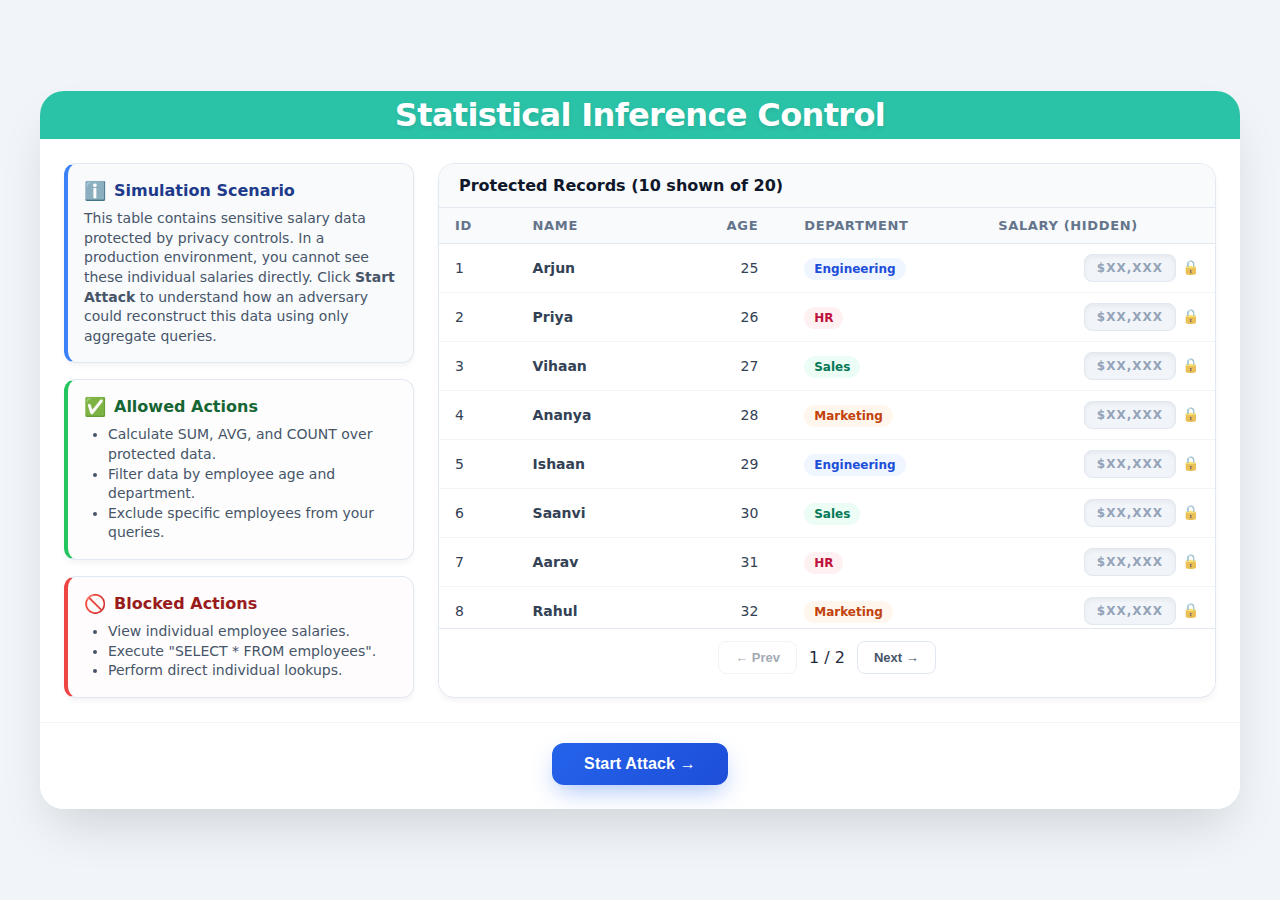
<file: simulation/index.html>
<!doctype html>
<html>
  <head>
    <meta charset="utf-8" />
    <meta name="viewport" content="width=device-width, initial-scale=1.0" />
    <title>Statistical Inference Simulation</title>
    <script type="module" crossorigin src="js/index-BdYRhQJZ.js"></script>
    <link rel="stylesheet" crossorigin href="css/index-Co0JHBwc.css">
  </head>
  <body>
    <div id="root"></div>
  <script src="../assets/js/iframeResize.js"></script>
        
        </body>
</html>
</file>
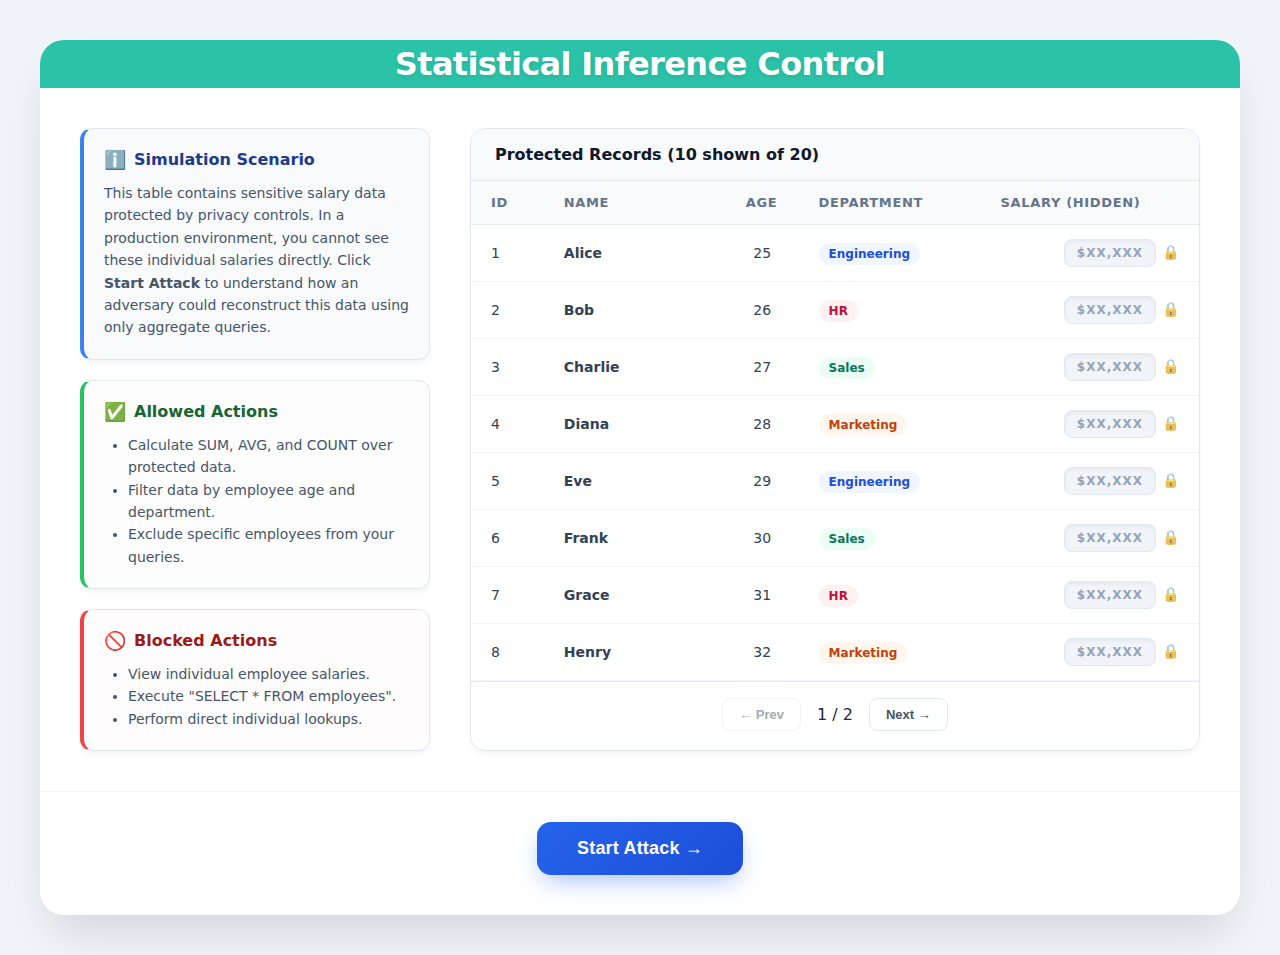
<file: experiment/simulation/index.html>
<!doctype html>
<html>
  <head>
    <meta charset="utf-8" />
    <meta name="viewport" content="width=device-width, initial-scale=1.0" />
    <title>Statistical Inference Simulation</title>
    <script type="module" crossorigin src="js/index-DLhm34l3.js"></script>
    <link rel="stylesheet" crossorigin href="css/index-ZPjokPT6.css">
  </head>
  <body>
    <div id="root"></div>
  </body>
</html>
</file>
<file: simulation/css/index-Co0JHBwc.css>
.page-wrapper{min-height:100vh;background:#f1f5f9;display:flex;align-items:center;justify-content:center;padding:20px;font-family:Inter,system-ui,-apple-system,sans-serif}.main-card{width:100%;max-width:1200px;background:#fff;border-radius:24px;box-shadow:0 25px 50px -12px #00000026;overflow:hidden;display:flex;flex-direction:column}.card-header{background:linear-gradient(135deg,#1e3a8a,#3b82f6);color:#fff;padding:20px 40px;text-align:center;position:relative;overflow:hidden}.card-header:after{content:"";position:absolute;top:0;left:0;right:0;bottom:0;background:#fff;opacity:.05;background-image:radial-gradient(#ffffff 1px,transparent 1px);background-size:20px 20px;pointer-events:none}.main-title{font-size:32px;font-weight:800;margin:0;letter-spacing:-.02em;text-shadow:0 2px 4px rgba(0,0,0,.1)}.content-grid{display:grid;grid-template-columns:350px 1fr;gap:24px;padding:24px;background:#fff}.info-section{display:flex;flex-direction:column;gap:16px}.info-box{background:#fff;border-radius:12px;padding:16px;border:1px solid #e2e8f0;box-shadow:0 4px 6px -1px #0000000d;transition:transform .2s ease}.info-box:hover{transform:translateY(-2px);box-shadow:0 10px 15px -3px #0000000d}.info-box h3,.info-box h4{margin:0 0 8px;font-weight:700;display:flex;align-items:center;gap:8px;font-size:16px}.info-box .icon{font-size:18px}.info-box.scenario{background:#f8fafc;border-left:4px solid #3b82f6}.info-box.scenario h3{color:#1e3a8a}.info-box.allow{background:#fcfdfc;border-left:4px solid #22c55e}.info-box.allow h4{color:#166534}.info-box.block{background:#fefcfc;border-left:4px solid #ef4444}.info-box.block h4{color:#991b1b}.info-box ul{margin:0;padding-left:24px;line-height:1.4;font-size:14px;color:#475569}.info-box p{margin:0;line-height:1.4;font-size:14px;color:#475569}.table-section{display:flex;flex-direction:column;height:100%}.table-card{background:#fff;border-radius:16px;border:1px solid #e2e8f0;overflow:hidden;box-shadow:0 4px 6px -1px #0000000d;display:flex;flex-direction:column;height:100%;padding-bottom:2px}.table-title{background:#f8fafc;color:#0f172a;padding:12px 20px;font-weight:700;font-size:16px;border-bottom:1px solid #e2e8f0;display:flex;align-items:center;justify-content:space-between}.table-wrapper{flex:1;overflow-y:auto;overflow-x:auto;max-height:420px}.data-table{width:100%;border-collapse:separate;border-spacing:0;font-size:14px}.data-table th{background:#f8fafc;padding:10px 16px;text-align:left;color:#64748b;font-weight:600;font-size:13px;text-transform:uppercase;letter-spacing:.05em;border-bottom:1px solid #e2e8f0;position:sticky;top:0;z-index:10}.data-table td{padding:10px 16px;border-bottom:1px solid #f1f5f9;color:#334155;vertical-align:middle}.data-table tr:hover td{background-color:#f8fafc}.name-cell{font-weight:600;color:#1e293b}.center{text-align:center}.salary-cell{text-align:right}.hidden-field{display:inline-flex;align-items:center;justify-content:center;background:#f1f5f9;color:#94a3b8;padding:6px 12px;border-radius:8px;font-size:12px;font-weight:700;letter-spacing:1px;border:1px solid #e2e8f0;box-shadow:inset 0 2px 4px #0000000d}.tag{padding:4px 10px;border-radius:999px;font-size:12px;font-weight:600;white-space:nowrap}.tag.engineering{background:#eff6ff;color:#1d4ed8}.tag.hr{background:#fff1f2;color:#be123c}.tag.sales{background:#ecfdf5;color:#047857}.tag.marketing{background:#fff7ed;color:#c2410c}.pagination{display:flex;justify-content:center;align-items:center;gap:12px;padding:12px;background:#fff;border-top:1px solid #e2e8f0}.pagination button{padding:8px 16px;border:1px solid #e2e8f0;background:#fff;border-radius:8px;cursor:pointer;font-weight:600;color:#475569;font-size:13px;transition:all .2s}.pagination button:hover:not(:disabled){background:#f8fafc;color:#1e293b;border-color:#cbd5e1}.pagination button:disabled{opacity:.5;cursor:not-allowed}.cta-section{padding:20px 24px 24px;background:#fff;display:flex;justify-content:center;border-top:1px solid #f1f5f9}.start-btn{background:linear-gradient(135deg,#2563eb,#1d4ed8);color:#fff;font-size:16px;font-weight:700;padding:12px 32px;border:none;border-radius:12px;cursor:pointer;box-shadow:0 10px 25px -5px #2563eb66;transition:all .3s cubic-bezier(.4,0,.2,1);letter-spacing:.01em}.start-btn:hover{transform:translateY(-3px);box-shadow:0 20px 30px -10px #2563eb80;filter:brightness(1.1)}.start-btn:active{transform:translateY(-1px)}@media (max-width: 1024px){.content-grid{grid-template-columns:1fr;gap:32px}}@media (max-width: 640px){.page-wrapper{padding:16px}.card-header{padding:24px}.main-title{font-size:24px}.content-grid{padding:24px}}@media (max-width: 640px){.page-wrapper{padding:10px!important}.main-card{border-radius:12px!important}.card-header{padding:15px 20px!important}.main-title{font-size:20px!important}.content-grid{padding:12px!important;gap:15px!important}.info-box{padding:12px!important}.table-wrapper{overflow-x:auto!important;max-height:350px!important}.data-table{min-width:500px!important}.start-btn{width:100%!important;padding:12px!important}.pagination{flex-wrap:wrap!important;gap:8px!important}.pagination button{flex:1!important;padding:6px!important}}@media (max-width: 480px){.main-title{font-size:18px!important}.tag{padding:2px 6px!important;font-size:10px!important}}@media (max-height: 600px) and (orientation: landscape){.page-wrapper{align-items:flex-start!important;padding:20px!important;height:auto!important;overflow-y:auto!important}.main-card{margin-top:10px!important;margin-bottom:20px!important;max-height:none!important}.table-wrapper{max-height:50vh!important}}.attacker-container{background:#ebeff7;height:100vh;padding:0 35px;overflow-y:auto;box-sizing:border-box}.attacker-header{background:#fff;padding:14px;border-radius:18px;border:1px solid #e3e8ef;box-shadow:0 5px 15px #0000000d;display:flex;justify-content:space-between;flex-wrap:wrap;gap:20px;margin-bottom:25px}.attacker-title{font-size:28px;font-weight:800;color:#1d1d1d;margin:0}.attacker-subtitle{color:#6b7280;margin:4px 0 0;font-size:15px}.attacker-stats{display:flex;gap:30px;align-items:center}.attacker-stats>div{text-align:center}.stat-number{font-size:28px;font-weight:700;color:#20c0a4}.stat-label{font-size:13px;color:#6b7280;text-transform:uppercase;letter-spacing:.5px}.attacker-grid{display:grid;grid-template-columns:1.1fr 1.3fr;gap:10px}@media (max-width: 900px){.attacker-grid{grid-template-columns:1fr}}.card{margin-top:5px;background:#fff;border-radius:16px;border:1px solid #e3e8ef;box-shadow:0 4px 12px #0000000d;overflow:hidden}.card-header{background:#20c0a4;color:#fff;padding:5px 16px;font-weight:700;font-size:18px;border-radius:16px 16px 0 0}.query-header{background:#0b2447}.card-instruction{padding:6px 10px;font-size:12px;font-family:Inter,sans-serif;font-style:italic;line-height:1.55;color:#2f3b4c;background:#fafbfc;border:1px solid #e2e8f0;border-radius:10px;margin-bottom:0;font-weight:400;letter-spacing:.15px;box-shadow:0 1px 5px #0000000d;transition:background .2s ease,box-shadow .2s ease}.card-instruction:hover{background:#f1f5f9;box-shadow:0 3px 12px #00000014}.card-instruction strong{font-style:normal;color:#0b2447;font-weight:600}.highlight-query{color:#2c7a7b;font-style:normal;font-weight:600}.card-body{padding:8px 12px}.attack-table{width:100%;border-collapse:collapse;table-layout:fixed;background:#fff}.attack-table thead th{text-align:left;padding:10px 12px;background:#f1f5f9;font-weight:600;font-size:14px;border-bottom:2px solid #e2e8f0;white-space:nowrap}.attack-table tbody td{padding:10px 12px;font-size:14px;border-bottom:1px solid #e5e7eb;vertical-align:middle}.dept-tag{display:inline-block;background:#e0f2fe;color:#0369a1;padding:3px 8px;border-radius:6px;font-size:12px;white-space:nowrap}.hidden-value{display:inline-block;background:#e2e8f0;color:#64748b;padding:4px 10px;border-radius:6px;font-size:13px;filter:blur(1px);width:90px;text-align:center}.stolen-value{font-weight:600;color:#dc2626;display:inline-block;width:90px;text-align:center}.row-highlighted{background:#ccdff8d3!important}.row-stolen{background:#fee2e2!important}.row-just-leaked{background:#fffbeb!important;animation:flash-leak .9s ease-in-out}@keyframes flash-leak{0%{background:#fff7d6}to{background:#fff}}.row-differencing-context{border-left:4px solid #1d4ed8}.progress-card{margin-top:20px;padding:20px;background:#fff;border-radius:16px;border:1px solid #e3e8ef;box-shadow:0 4px 12px #0000000d}.progress-bar{height:10px;background:#e2e8f0;border-radius:20px;margin-top:12px;overflow:hidden}.progress-bar>div{background:linear-gradient(to right,#ef4444,#f97316,#facc15);height:100%;border-radius:20px;transition:width .5s ease}.age-row{display:flex;gap:20px;width:100%;margin-bottom:8px}.age-item{flex:1;display:flex;flex-direction:column}.age-item .input-label{margin-bottom:6px;font-size:14px;color:#475569;font-weight:500}.input,select.input{width:100%;padding:8px 14px;background:#f1f5f9;border:1px solid #d8dee9;border-radius:10px;font-size:15px;outline:none;box-sizing:border-box;transition:all .2s}.input:focus,select.input:focus{border-color:#20c0a4;background:#fff;box-shadow:0 0 0 3px #20c0a426}.input::placeholder{color:#94a3b8}.input-label{font-size:14px;color:#475569;margin-bottom:0;display:block;font-weight:500}.attack-box{margin-top:8px;padding:12px;background:#fff3f3;border:1px solid #f8d0d0;border-radius:12px}.attack-label{color:#b91c1c;font-size:14px;margin-bottom:8px;font-weight:600}.center{text-align:center;margin-top:5px}.btn-primary{background:#20c0a4;color:#fff;padding:8px 38px;border-radius:12px;border:none;cursor:pointer;font-size:14px;font-weight:600;box-shadow:0 4px 15px #20c0a44d;transition:all .2s}.btn-primary:hover{background:#17a48b;transform:translateY(-1px)}.btn{background:#e2e8f0;color:#475569;border:none;padding:10px 20px;border-radius:10px;margin:6px;cursor:pointer;font-size:14px;transition:all .2s}.btn:hover{background:#d5dce8}.tutorial-card{background:linear-gradient(145deg,#fffffff2,#fff9),radial-gradient(circle at top left,rgba(99,102,241,.15),transparent 40%),radial-gradient(circle at bottom right,rgba(236,72,153,.15),transparent 40%);backdrop-filter:blur(20px);-webkit-backdrop-filter:blur(20px);border:1px solid rgba(255,255,255,.8);border-radius:16px;padding:8px 20px;margin-bottom:16px;position:relative;z-index:1;box-shadow:0 10px 30px -10px #4f46e51a,0 4px 6px -2px #0000000d,inset 0 0 0 1px #fff9;color:#334155;font-family:-apple-system,BlinkMacSystemFont,Segoe UI,Roboto,sans-serif}.reset-tutorial-btn{position:absolute;top:15px;right:15px;padding:8px 16px;font-size:14px;font-weight:600;border-radius:8px;background-color:#f1f5f9;color:#475569;border:1px solid #d8dee9;cursor:pointer;transition:all .2s}.reset-tutorial-btn:hover{background-color:#e2e8f0;box-shadow:0 2px 8px #0000001a}.tutorial-title{font-size:22px;font-weight:800;background:linear-gradient(90deg,#1e293b,#475569);-webkit-background-clip:text;background-clip:text;-webkit-text-fill-color:transparent;margin:0 0 4px;letter-spacing:-.5px;line-height:1.1}.tutorial-text>p{font-size:14px;margin:0 0 16px;color:#475569;line-height:1.6}.tutorial-hint{background:linear-gradient(to right,#fffbeb,#fff7ed);border:1px solid #fde68a;border-left:4px solid #f59e0b;border-radius:8px;padding:12px 16px;margin-top:10px;font-size:13px;font-weight:500;color:#92400e;display:flex;gap:10px;align-items:flex-start;box-shadow:0 2px 4px #f59e0b0d}.tutorial-hint:before{content:"💡";font-size:14px;filter:drop-shadow(0 2px 2px rgba(245,158,11,.2))}.differencing-steps{display:grid;grid-template-columns:repeat(auto-fit,minmax(250px,1fr));gap:16px;margin-top:12px}.tutorial-card-step{background:#fff;border:1px solid #e2e8f0;border-top:4px solid #6366f1;border-radius:12px;padding:12px 18px;display:flex;flex-direction:column;gap:8px;transition:all .3s cubic-bezier(.4,0,.2,1);position:relative;overflow:hidden}.differencing-steps .tutorial-card-step:nth-child(2){border-top-color:#ec4899}.differencing-steps .tutorial-card-step:nth-child(3){border-top-color:#06b6d4}.tutorial-card-step:hover{transform:translateY(-5px);box-shadow:0 12px 24px -8px #6366f126;border-color:#c7d2fe}.tutorial-card-step ul{padding-left:20px;margin:0;font-size:13px;color:#64748b;line-height:1.5}.tutorial-card-step li{margin-bottom:4px}.tutorial-card-step.completed h4:before{content:none!important;display:none!important}.tutorial-card-step.completed h4:after{content:"✓";background:linear-gradient(135deg,#4ade80,#16a34a);color:#fff;width:24px;height:24px;border-radius:50%;font-size:12px;font-weight:800;display:flex;align-items:center;justify-content:center;box-shadow:0 4px 6px #16a34a4d;margin-left:10px;flex-shrink:0}.tutorial-card-step.completed{border-top-color:#22c55e!important;background:linear-gradient(to bottom,#f0fdf4,#fff);border-right:1px solid #bbf7d0;border-bottom:1px solid #bbf7d0;border-left:1px solid #bbf7d0;opacity:1!important}.tutorial-card-step.active{animation:card-pulse 2s infinite ease-in-out;border-width:1.5px}@keyframes card-pulse{0%{box-shadow:0 4px 6px -1px #0000001a;transform:scale(1)}50%{box-shadow:0 10px 15px -3px #6366f133;transform:scale(1.02)}to{box-shadow:0 4px 6px -1px #0000001a;transform:scale(1)}}.tutorial-card-step.locked{opacity:.5;filter:grayscale(.8);pointer-events:none;background:#f8fafc}.tutorial-card-step h4{font-size:14px;font-weight:700;margin:0 0 4px;color:#1e293b;display:flex;justify-content:space-between;align-items:center;width:100%}.step-label-badge{font-size:10px;padding:2px 6px;border-radius:4px;color:#fff;text-transform:uppercase}.step-label-badge.active-bg{background:#6366f1;animation:badge-pulse 1.5s infinite}.step-label-badge.active-bg-pink{background:#ec4899;animation:badge-pulse-pink 1.5s infinite}@keyframes badge-pulse{0%{opacity:.8}50%{opacity:1}to{opacity:.8}}@keyframes badge-pulse-pink{0%{opacity:.8}50%{opacity:1}to{opacity:.8}}.tutorial-card[data-warning=true]{background:linear-gradient(145deg,#fff1f2f2,#fffc);border-color:#fda4af;box-shadow:0 10px 25px -5px #e11d4826,inset 0 0 0 1px #ffffff80}.tutorial-card[data-warning=true] .tutorial-title{background:linear-gradient(135deg,#e11d48,#f97316);-webkit-background-clip:text;background-clip:text}.result-card{margin-top:20px;padding:14px;border-radius:14px;font-size:15px}.result-card.success{background:#ecfdf5;border:1px solid #bbf7d0;color:#166534}.result-card.error{background:#fee2e2;border:1px solid #fca5a5;color:#b91c1c}.footer-btns{margin-top:20px;text-align:center;display:flex;justify-content:center;gap:16px;flex-wrap:wrap}@media (max-width: 600px){.attacker-stats{gap:20px}.age-row{flex-direction:column;gap:0}.age-item{margin-bottom:16px}}.leakage-card{margin:10px auto;border:2px solid #dc2626;border-radius:12px;overflow:hidden;background:#fff;box-shadow:0 6px 14px #dc26262e;width:100%;max-width:1800px}.leakage-header{background:#dc2626;color:#fff;padding:4px 10px;text-align:center;font-size:18px;font-weight:700}.leakage-body{padding:6px 12px}.leakage-text{font-size:14px;color:#7f1d1d;margin-bottom:10px}.leakage-calculation{background:#fffbeb;padding:12px;border-radius:8px;font-size:14px;margin-bottom:10px}.leakage-math{margin:10px 0;text-align:center;font-size:22px;color:#dc2626;font-weight:700}.leaked-amount{font-size:20px;color:#b91c1c;font-weight:600;margin:5px 0;padding:8px;border-radius:6px;animation:reveal-leak 1s ease-out}.victim-info{color:#991b1b;font-size:14px;margin-bottom:12px}.leakage-warning-small{padding:12px;background:#fef2f2;border-left:5px solid #dc2626;border-radius:6px;font-size:13px;color:#7f1d1d}@keyframes reveal-leak{0%{background-color:#dc2626;color:transparent;transform:scale(.9)}50%{background-color:#dc2626;color:transparent;transform:scale(1.05)}80%{background-color:transparent;color:#b91c1c;transform:scale(1)}to{background-color:transparent;color:#b91c1c}}.attack-table-scroll-container{max-height:500px;overflow-y:auto}.pagination-controls{padding:16px;text-align:center;border-top:1px solid #e5e7eb}.pagination-controls button{background:#e2e8f0;color:#475569;border:none;padding:10px 20px;border-radius:10px;margin:6px;cursor:pointer;font-size:14px;transition:all .2s}.pagination-controls button:disabled{background:#f1f5f9;color:#94a3b8;cursor:not-allowed}.pagination-controls button:hover:not(:disabled){background:#d5dce8}.sql-preview{background:#0f172a;color:#e2e8f0;padding:14px 18px;border-radius:10px;font-family:Geist Mono,Fira Code,monospace;font-size:14px;white-space:pre-wrap;overflow-x:auto;line-height:1.6;border:1px solid #1e293b;box-shadow:inset 0 0 8px #00000040}.sql-preview .keyword{color:#93c5fd;font-weight:700}.sql-preview .value{color:#facc15}.differencing-steps{display:flex;flex-direction:row;gap:1rem;margin-top:1rem;justify-content:center}.tutorial-card-step{flex:1;background-color:#f8fafc;border:1px solid #e2e8f0;border-radius:.5rem;padding:.5rem;transition:all .3s ease}.tutorial-card-step h4{font-weight:600;margin-bottom:.1rem}.tutorial-card-step.completed{background-color:#f0fdf4;border-color:#bbf7d0}.tutorial-card-step.completed h4{color:#166534;position:relative}.tutorial-card-step.completed h4:before{content:"✓";color:#22c55e;margin-right:.5rem;font-weight:700}@media (max-width: 768px){.differencing-steps{flex-direction:column}}.tutorial-type-selector{display:flex;margin-bottom:1rem;border-bottom:1px solid #f2e6b8;width:100%}.tutorial-type-btn{background:transparent;border:none;padding:.75rem 1rem;cursor:pointer;font-size:1rem;font-weight:600;color:#b45309;border-bottom:3px solid transparent;transition:all .2s ease;flex:1;text-align:center}.tutorial-type-btn:hover{color:#d97706}.tutorial-type-btn.active{color:#d97706;border-bottom-color:#d97706}.tutorial-card-step ul{margin-top:.1rem;margin-bottom:.1rem;padding-left:1.25rem}.tutorial-card-step li{font-size:.9rem;margin-bottom:.1rem}.tutorial-card-step li:last-child{margin-bottom:0}.differencing-results-cards{display:flex;flex-wrap:wrap;gap:1rem}.differencing-sum-card{flex:1;min-width:280px}@keyframes shake{0%,to{transform:translate(0)}10%,30%,50%,70%,90%{transform:translate(-6px)}20%,40%,60%,80%{transform:translate(6px)}}.shake-animation{animation:shake .5s ease-in-out}@keyframes enhanced-highlight{0%{background-color:#3b82f699}20%{background-color:#3b82f64d}to{background-color:transparent}}.row-highlighted{animation:enhanced-highlight 1.2s ease-out}@keyframes flash-stolen{0%{background-color:inherit}50%{background-color:#fca5a5}to{background-color:#ffeaea}}.row-just-leaked{animation:flash-stolen 1.5s ease-out}.row-differencing-context{background-color:#e0f2fe}.attack-table tbody tr{transition:background-color .4s ease,border-left .4s ease}.row-highlighted{animation:highlightGroup .7s ease forwards}@keyframes highlightGroup{0%{background-color:#fff}to{background-color:#fff8cc}}.row-differencing-context{border-left:4px solid #1d4ed8!important;animation:differencingStep .8s ease forwards}@keyframes differencingStep{0%{background-color:#dbe9ff;border-left-width:0px}to{background-color:#fff3b8;border-left-width:4px}}.row-just-leaked{animation:leakedFlashPulse 1.3s ease}@keyframes leakedFlashPulse{0%{background-color:#fff4bf;transform:scale(1)}40%{background-color:#ffe27a;transform:scale(1.02)}80%{background-color:#fff3bf;transform:scale(1)}to{background-color:#fff8cc}}.stolen-value{opacity:0;transform:scale(.85);animation:salaryReveal .5s ease forwards}@keyframes salaryReveal{0%{opacity:0;transform:scale(.85)}60%{opacity:1;transform:scale(1.08)}to{opacity:1;transform:scale(1)}}.hidden-value{display:inline-block;background:#e2e8f0;color:#64748b;padding:4px 10px;border-radius:6px;font-size:13px;filter:blur(4px);width:90px;text-align:center}.row-stolen{background-color:#ffe5e5!important;animation:stolenRowPopIn .6s ease}@keyframes stolenRowPopIn{0%{background:#ffe5e5;transform:scale(.98)}to{background:#ffe5e5;transform:scale(1)}}.attack-table{width:100%;table-layout:fixed;border-collapse:collapse}.diff-label{font-size:14px;color:#334155;margin-bottom:4px}.highlight-sum{color:#1d4ed8;font-weight:700;font-size:15px;margin:4px 0 8px}.leakage-warning{color:#b91c1c;background:#ef44441a;padding:6px 10px;border-left:4px solid #dc2626;border-radius:4px;margin-top:6px;font-size:13px}.highlight-label{color:#1e3a8a;font-weight:600;font-size:14px;margin-bottom:6px;letter-spacing:.2px;opacity:.9;transition:opacity .25s ease}.highlight-label:hover{opacity:1}.highlight-sum{color:#010e33;font-weight:800;font-size:15px;margin:2px 0 6px;text-shadow:0 1px 2px rgba(1,14,51,.3);position:relative;display:inline-block}.highlight-sum:after{content:"";position:absolute;left:0;bottom:-2px;width:100%;height:2px;background:linear-gradient(90deg,#1e40af,#3b82f6);border-radius:4px;box-shadow:0 0 4px #3b82f659;transform:scaleX(0);transform-origin:left;transition:transform .3s ease-out}.highlight-sum:hover:after{transform:scaleX(1)}.highlight-sum.glow{animation:pulseGlow 1.4s infinite ease-in-out}@keyframes pulseGlow{0%{text-shadow:0 0 3px rgba(59,130,246,.35)}50%{text-shadow:0 0 8px rgba(59,130,246,.65)}to{text-shadow:0 0 3px rgba(59,130,246,.35)}}.differencing-explainer{display:flex;flex-direction:column;gap:8px;font-size:14px;color:#1e293b;width:100%}.explain-block-container{display:flex;flex-wrap:wrap;gap:10px;justify-content:center}.explain-block{background:#f0f7ff;border-left:3px solid #3b82f6;padding:6px 10px;border-radius:6px;flex:1 1 250px;display:flex;flex-direction:column;gap:4px}.explain-title{font-weight:700;color:#1e40af;margin:0 0 4px;font-size:14px;line-height:1.3}.explain-text{color:#334155;margin:0 0 4px;font-size:13px;line-height:1.4}.explain-meta{font-size:12px;color:#475569;font-weight:500;margin-left:4px}.highlight-sum{font-size:15px;font-weight:800;margin:2px 0 6px;color:#010e33;line-height:1.3;display:inline-block}.calculation-box{background:#e0f2fe;border:1px solid #60a5fa;padding:6px 10px;border-radius:6px;font-size:14px;line-height:1.4;color:#0c4a6e;animation:calcPulse .9s ease-out}@keyframes calcPulse{0%{transform:scale(.97);opacity:0}to{transform:scale(1);opacity:1}}.leaked-amount{font-size:20px;font-weight:800;color:#dc2626;text-align:center;margin-top:2px;line-height:1}.leakage-warning{background:#fff7ed;border-left:3px solid #ea580c;padding:6px 10px;border-radius:6px;color:#9a3412;font-size:13px;line-height:1.45}.btn{background:#20c0a4;color:#fff;font-size:18px;font-weight:700;padding:14px 36px;border:none;border-radius:12px;cursor:pointer;box-shadow:0 8px 20px #20c0a44d;transition:.2s}.btn-back{background:#fff;color:#000;font-size:18px;font-weight:700;padding:14px 36px;border:none;border-radius:12px;cursor:pointer;box-shadow:0 8px 20px #20c0a44d;transition:.2s}.btn:hover{background:#1d4ed8;box-shadow:0 4px 10px #1d4ed859;transform:translateY(-2px)}.btn:active{transform:scale(.98);box-shadow:0 1px 3px #0003}.btn:disabled{background:#94a3b8;cursor:not-allowed;box-shadow:none;transform:none}.defense-on-indicator{all:unset!important;display:inline-flex!important;align-items:center!important;gap:6px!important;background:#fff!important;border:2px solid #22c55e!important;color:#0f172a!important;-webkit-text-fill-color:#18631e!important;text-transform:uppercase!important;letter-spacing:.35px!important;font-size:13px!important;font-weight:700!important;padding:4px 10px!important;border-radius:12px!important;margin-left:8px!important;line-height:1!important}.defense-on-indicator:before{content:""!important;width:8px!important;height:8px!important;background:#16a34a!important;border-radius:50%!important;display:inline-block!important;flex-shrink:0!important}.how-defenses-help{background:#f8fafc;border:1px solid #e2e8f0;padding:16px 20px;border-radius:12px;margin-top:16px;animation:fadeIn .4s ease}.def-help-title{font-size:16px;font-weight:700;color:#0f172a;margin-bottom:12px}.def-help-list{list-style:none;padding:0;margin:0}.def-help-item{display:flex;align-items:flex-start;gap:8px;padding:10px 12px;border-radius:10px;font-size:14px;color:#334155;margin-bottom:8px;line-height:1.45;animation:slideIn .3s ease-out}.def-help-icon{font-size:16px;margin-top:1px}.def-help-item.blue{background:#eff6ff;border-left:4px solid #3b82f6}.def-help-item.purple{background:#f3e8ff;border-left:4px solid #8b5cf6}.def-help-item.orange{background:#fff7ed;border-left:4px solid #f97316}.def-help-item.none{background:#fef2f2;border-left:4px solid #dc2626}@keyframes fadeIn{0%{opacity:0;transform:translateY(4px)}to{opacity:1;transform:translateY(0)}}@keyframes slideIn{0%{opacity:0;transform:translate(-6px)}to{opacity:1;transform:translate(0)}}.attack-card{border-radius:14px;overflow:hidden;background:#fff;box-shadow:0 8px 24px #00000026;border-left:6px solid #ef4444;margin-top:20px;margin-bottom:20px}.attack-header{background:#1e293b;color:#fff;font-weight:700;padding:14px 18px;font-size:1.1rem;display:flex;align-items:center;gap:10px}.attack-body{padding:20px}.attack-main{font-size:1rem;color:#334155;margin-bottom:18px;line-height:1.6}.attack-main strong{color:#ef4444;font-weight:700}.attack-protection{background:#ecfdf5;border-left:5px solid #22c55e;padding:14px 16px;border-radius:8px;color:#065f46;font-size:.95rem}.attack-protection strong{display:block;margin-bottom:6px;color:#15803d;font-weight:700;text-transform:uppercase;font-size:.8rem;letter-spacing:.5px}@keyframes pulse-glow{0%{box-shadow:0 0 #20c0a4b3;transform:scale(1)}50%{box-shadow:0 0 0 15px #20c0a400;transform:scale(1.03)}to{box-shadow:0 0 #20c0a400;transform:scale(1)}}@keyframes pulse-glow-pink{0%{box-shadow:0 0 #ec4899b3;transform:scale(1)}50%{box-shadow:0 0 0 15px #ec489900;transform:scale(1.03)}to{box-shadow:0 0 #ec489900;transform:scale(1)}}.highlight-pulse-step1{animation:pulse-glow 2s infinite!important;border:2px solid #20C0A4!important;position:relative!important}.highlight-pulse-step2{animation:pulse-glow-pink 2s infinite!important;border:2px solid #ec4899!important;position:relative!important}.step-indicator-badge{position:absolute;top:-12px;left:50%;transform:translate(-50%);background:#20c0a4;color:#fff;padding:2px 8px;border-radius:20px;font-size:10px;font-weight:800;letter-spacing:.5px;z-index:10;box-shadow:0 2px 5px #0003;white-space:nowrap}.step2-badge{background:#ec4899}@media (max-width: 1024px){.attacker-grid{grid-template-columns:1fr!important;gap:20px!important}}@media (max-width: 768px){.attacker-container{padding-left:10px!important;padding-right:10px!important;padding-top:10px!important;height:auto!important;min-height:100vh!important}.attacker-header{flex-direction:column!important;align-items:center!important;text-align:center!important;gap:15px!important;padding:10px!important}.attacker-stats{gap:10px!important;width:100%!important;justify-content:center!important;flex-wrap:wrap!important}.attacker-title{font-size:18px!important}.stat-number{font-size:20px!important}.card-header{font-size:15px!important;padding:8px 12px!important}.attack-table-scroll-container,.attack-table-scroll-wrapper{overflow-x:auto!important;-webkit-overflow-scrolling:touch!important;margin-top:10px!important;border:1px solid #e2e8f0!important;border-radius:8px!important}.attack-table{min-width:600px!important}.tutorial-card{padding:10px!important}.tutorial-title{font-size:16px!important}.differencing-steps{grid-template-columns:1fr!important;gap:10px!important}.tutorial-card-step{padding:10px!important}.btn-primary,.btn,.reset-tutorial-btn{width:100%!important;margin:5px 0!important;position:relative!important;top:auto!important;right:auto!important;padding:12px!important}.footer-btns,.age-row{flex-direction:column!important;gap:8px!important}.age-item{margin-bottom:0!important}.input{font-size:14px!important;padding:10px!important}}@media (max-height: 550px) and (orientation: landscape){.attacker-container{height:auto!important;min-height:100vh!important;padding-bottom:40px!important}.attacker-grid{grid-template-columns:1fr!important;gap:20px!important}.differencing-steps{grid-template-columns:repeat(auto-fit,minmax(280px,1fr))!important;gap:12px!important}.attacker-header{margin-bottom:15px!important}}.progress-bar-container{width:100%;padding:14px 12px 18px;position:relative;background:#fff;border-radius:12px;box-shadow:0 6px 18px #0000000f;box-sizing:border-box}.progress-bar-container:before{content:"";position:absolute;top:28px;left:16px;right:16px;height:3px;background:#e5e7eb;border-radius:3px;z-index:1}.progress-bar{position:absolute;top:28px;left:16px;height:3px;background:#22c55e;border-radius:3px;transition:width .4s ease-in-out;z-index:2;max-width:calc(100% - 32px)}.milestones{display:flex;justify-content:space-between;position:relative;z-index:3}.milestone{display:flex;flex-direction:column;align-items:center;cursor:pointer;min-width:90px;transition:transform .2s ease}.milestone:hover{transform:translateY(-1px)}.milestone-dot{width:22px;height:22px;border-radius:50%;background:#f1f5f9;border:2px solid #cbd5f5;display:flex;align-items:center;justify-content:center;transition:all .25s ease}.milestone-label{margin-top:6px;font-size:12px;font-weight:600;color:#475569;text-align:center;line-height:1.25}.milestone.active .milestone-dot{background:#2563eb;border-color:#2563eb;box-shadow:0 0 0 4px #2563eb40}.milestone.active .milestone-label{color:#0f172a}.milestone.completed .milestone-dot{background:#22c55e;border-color:#22c55e}.milestone.completed .milestone-dot:after{content:"✓";color:#fff;font-size:12px;font-weight:700}.milestone.completed .milestone-label{color:#166534}.milestone.tested .milestone-dot{background:#22c55e;border-color:#22c55e}.milestone.tested .milestone-dot:after{content:"✓";color:#fff;font-size:12px;font-weight:700}.milestone.tested .milestone-label{color:#166534}.milestone:hover .milestone-dot{border-color:#2563eb}.milestone:focus-visible .milestone-dot{outline:2px solid #2563eb;outline-offset:3px}@media (max-width: 768px){.milestones{flex-direction:column;gap:12px}.progress-bar-container:before,.progress-bar{display:none}.milestone{flex-direction:row;gap:10px;min-width:unset}.milestone-label{margin-top:0;text-align:left}}body{margin:0;font-family:Inter,sans-serif;-webkit-font-smoothing:antialiased;-moz-osx-font-smoothing:grayscale;background:linear-gradient(135deg,#f0f4f9,#e2e8f0);color:#1e293b;min-height:100vh}*,*:before,*:after{box-sizing:border-box}.def-instruction{background:#eef6ff;border:1px solid #bfdbfe;border-left:4px solid #3b82f6;padding:1px 12px;border-radius:10px;font-size:12px;font-weight:500;line-height:1.55;color:#1e293b;display:flex;align-items:flex-start;gap:10px;max-width:100%}.def-instruction:before{font-size:18px;margin-top:1px}.def-instruction{line-height:1.6;display:block}.def-instruction .hl{font-weight:600;color:#0b2447;display:inline;margin:0 2px}.def-page{background-color:#fff;padding:20px;min-height:100vh;max-width:1850px;margin:0 auto;overflow-y:auto;box-sizing:border-box}.def-main-content{display:flex;flex-direction:column;align-items:center;gap:22px;width:100%;margin:0 auto;justify-content:center}.reset-tutorial-btn{position:absolute;top:15px;right:15px;padding:8px 16px;font-size:14px;font-weight:600;border-radius:8px;background-color:#f8371e;color:#fff;border:1px solid #d8dee9;cursor:pointer;transition:all .2s}.reset-tutorial-btn:hover{background-color:#da5701;box-shadow:0 2px 8px #0000001a}.def-banner{background:#ffffffd1;backdrop-filter:blur(12px);-webkit-backdrop-filter:blur(12px);border:1px solid rgba(226,232,240,.7);border-radius:10px;padding:2px 26px;box-shadow:0 4px 6px #0000001a,0 1px 3px #00000014;position:relative;overflow:hidden;margin:0 auto 10px;display:flex;flex-direction:column}.def-banner-content{display:flex;justify-content:space-between;align-items:flex-start;padding:2px 0;width:100%}.def-banner:before{content:"";position:absolute;top:0;left:0;right:0;height:4px;background:linear-gradient(90deg,#8b5cf6,#3b82f6);border-radius:10px 10px 0 0}.def-banner h2{font-size:28px;font-weight:800;background:linear-gradient(90deg,#1e293b,#475569);-webkit-background-clip:text;background-clip:text;-webkit-text-fill-color:transparent;margin:0 0 12px;letter-spacing:-.5px}.def-banner p{font-size:14px;line-height:1.7;color:#475569;margin-bottom:20px}.defense-btn-back,.defense-btn{font-size:18px!important;font-weight:700!important;padding:14px 36px!important;border:none!important;border-radius:12px!important;cursor:pointer!important;transition:.2s!important}.defense-btn-back{background:#20c0a4!important;color:#fff!important;font-size:18px!important;font-weight:700!important;margin-left:10%;margin-top:10px;padding:14px 36px!important;border:none!important;border-radius:12px!important;cursor:pointer!important;box-shadow:0 8px 20px #20c0a44d!important;transition:.2s!important}.defense-btn:hover,.defense-btn-back:hover{transform:translateY(-2px)}.info-tooltip{position:absolute;top:100%;right:0;left:auto;transform:translateY(8px);background-color:#fff;border:1px solid #e2e8f0;border-radius:8px;padding:16px;box-shadow:0 10px 15px -3px #0000001a,0 4px 6px -2px #0000000d;width:250px;z-index:10;visibility:hidden;opacity:0;transition:all .2s ease}.info-btn:hover .info-tooltip{visibility:visible;opacity:1;transform:translateY(4px)}.info-tooltip h4{margin:0 0 8px;font-size:16px;font-weight:600;color:#1e293b}.info-tooltip p{margin:0;font-size:14px;line-height:1.5;color:#475569}@media (max-width: 768px){.def-page{padding:10px!important}.def-banner{padding:10px 15px!important}.def-banner-content{flex-direction:column!important;align-items:center!important;text-align:center!important;gap:15px!important}.def-banner h2{font-size:22px!important}.def-banner p{font-size:13px!important;margin-bottom:10px!important}.reset-tutorial-btn{position:relative!important;top:auto!important;right:auto!important;width:100%!important;margin-top:10px!important}.defense-btn-back,.defense-btn{width:100%!important;margin-left:0!important;padding:12px!important;font-size:16px!important}.def-main-content{gap:15px!important}}.query-builder-card{border:1px solid #ccc;padding:15px;border-radius:8px;margin-top:20px;background-color:#f9f9f9}.query-builder-card h4{margin-top:0;margin-bottom:15px;color:#333}.diff-query-builder-form{display:flex;flex-direction:column;gap:10px}.diff-form-group{display:flex;flex-direction:column}.diff-form-group label{margin-bottom:5px;font-weight:700;color:#555}.diff-form-group input[type=number],.diff-form-group select{padding:8px;border:1px solid #ddd;border-radius:4px;font-size:1rem}.diff-query-buttons{margin-top:15px}.diff-run-query-btn{background-color:#007bff;color:#fff;padding:10px 15px;border:none;border-radius:5px;cursor:pointer;font-size:1rem}.diff-run-query-btn:hover{background-color:#0056b3}.sql-query-display{background-color:#282c34;color:#61dafb;font-family:Fira Code,Courier New,Courier,monospace;border-radius:5px;padding:10px;margin-top:10px;border:1px solid #444;overflow-x:auto;white-space:pre-wrap;word-break:break-all}.sql-query-display pre{margin:0;font-size:.95rem}.sql-query-display code{color:#fff}.toggle-switch{position:relative;display:flex;width:50px;height:25px;cursor:pointer;align-items:center;justify-content:space-between}.toggle-switch input{opacity:0;width:0;height:0}.switch{position:absolute;top:0;left:0;right:0;bottom:0;background-color:#ccc;-webkit-transition:.4s;transition:.4s;border-radius:25px}.switch:before{position:absolute;content:"";height:19px;width:19px;left:3px;bottom:3px;background-color:#fff;-webkit-transition:.4s;transition:.4s;border-radius:50%}input:checked+.switch{background-color:#2196f3}input:focus+.switch{box-shadow:0 0 1px #2196f3}input:checked+.switch:before{-webkit-transform:translateX(25px);-ms-transform:translateX(25px);transform:translate(25px)}.toggle-label{margin-left:50px;display:inline-flex;align-items:center;white-space:nowrap;font-size:14px;font-weight:500;line-height:1.4;color:#1f2937}.switch-text{position:absolute;top:50%;transform:translateY(-50%);font-size:10px;font-weight:600;pointer-events:none;z-index:1}.switch-text.on{left:8px;color:#fff}.switch-text.off{right:8px;color:#6b7280}.toggle-switch input:checked+.switch .switch-text.off{opacity:0}.toggle-switch input:not(:checked)+.switch .switch-text.on{opacity:0}.noise-purple-card{--accent: #8b5cf6;--accent-glow: rgba(139, 92, 246, .15)}.noise-def-card{background:#fff;border-radius:12px;padding:24px;border:1px solid #e2e8f0;box-shadow:0 4px 6px -1px #0000001a,0 2px 4px -1px #0000000f;transition:all .3s ease-in-out;position:relative;overflow:hidden;min-height:300px;display:flex;flex-direction:column;gap:16px;width:80%}.noise-def-card:hover{transform:translateY(-5px);box-shadow:0 10px 15px -3px #0000001a,0 4px 6px -2px #0000000d}.noise-def-card.noise-disabled-card{opacity:.5;cursor:not-allowed;pointer-events:none}.noise-def-card-header{display:flex;justify-content:space-between;align-items:center;margin-bottom:4px}.noise-info-btn{background-color:#fff;color:var(--accent);cursor:pointer;border-radius:50%;display:flex;align-items:center;justify-content:center;width:28px;height:28px;font-size:18px;font-weight:700;font-family:Times New Roman,serif;font-style:italic;border:2px solid var(--accent);transition:all .2s cubic-bezier(.4,0,.2,1);position:relative;box-shadow:0 2px 4px #0000000d;padding-bottom:2px}.noise-info-tooltip{position:absolute;top:100%;right:0;left:auto;transform:translateY(8px);background-color:#fff;border:1px solid #e2e8f0;border-radius:8px;padding:16px;box-shadow:0 10px 15px -3px #0000001a,0 4px 6px -2px #0000000d;width:250px;z-index:10;visibility:hidden;opacity:0;transition:all .2s ease}.noise-info-btn:hover .noise-info-tooltip{visibility:visible;opacity:1;transform:translateY(4px)}.noise-info-tooltip h4{margin:0 0 8px;font-size:16px;font-weight:600;color:#1e293b}.noise-info-tooltip p{margin:0;font-size:14px;line-height:1.5;color:#475569}.noise-info-btn:hover{background-color:var(--accent);color:#fff;transform:translateY(-2px);box-shadow:0 4px 6px -1px var(--accent-glow),0 2px 4px -1px var(--accent-glow)}.noise-info-btn:active{transform:translateY(0)}.noise-def-card:before{content:"";position:absolute;top:0;left:0;width:4px;height:100%;background:var(--accent);transition:width .3s ease}.noise-def-card h3{font-size:18px;font-weight:600;margin:0;color:#1e293b}.noise-def-subtitle{font-size:14px;color:#64748b;font-weight:400;margin-bottom:16px}.noise-def-switch{position:relative;width:52px;height:28px}.noise-def-switch input{opacity:0;width:0;height:0}.noise-slider{position:absolute;cursor:pointer;top:0;right:0;bottom:0;left:0;background-color:#cbd5e1;border-radius:14px;transition:.3s}.noise-slider:before{content:"";position:absolute;width:20px;height:20px;left:4px;top:4px;background:#fff;border-radius:50%;transition:.3s;box-shadow:0 1px 3px #0003}.noise-def-switch input:checked+.noise-slider{background:var(--accent)}.noise-def-switch input:checked+.noise-slider:before{transform:translate(24px)}.noise-def-section-top{display:flex;align-items:center;gap:12px;margin-bottom:16px;font-weight:500;font-size:14px}.noise-slider-wrap{margin-top:auto}.noise-slider-wrap input[type=range]{-webkit-appearance:none;-moz-appearance:none;appearance:none;width:100%;height:6px;background:#e2e8f0;border-radius:3px;outline:none;margin:12px 0}.noise-slider-wrap input[type=range]::-webkit-slider-thumb{-webkit-appearance:none;-moz-appearance:none;appearance:none;width:20px;height:20px;border-radius:50%;background:var(--accent);cursor:pointer;box-shadow:0 2px 4px #0003;transition:.2s}.noise-slider-wrap input[type=range]:active::-webkit-slider-thumb{transform:scale(1.1);box-shadow:0 0 0 8px var(--accent-glow)}.noise-range-labels{display:flex;justify-content:space-between;font-size:12px;color:#64748b;margin-top:4px}.noise-purpose-box{background-color:#f8fafc;border:1px solid #f1f5f9;border-radius:8px;padding:14px;font-size:13px;line-height:1.5;color:#475569;margin-top:auto}.noise-query-builder-form{display:grid;grid-template-columns:repeat(auto-fit,minmax(150px,1fr));gap:16px;margin-bottom:16px}.noise-form-group label{display:block;font-size:13px;font-weight:500;color:#475569;margin-bottom:6px}.noise-form-group select,.noise-form-group input{width:100%;padding:10px 14px;background:#f8fafc;border:1px solid #e2e8f0;border-radius:8px;font-size:14px;transition:all .2s ease}.noise-form-group select:focus,.noise-form-group input:focus{outline:none;border-color:#3b82f6;box-shadow:0 0 0 3px #3b82f626}.noise-query-buttons{margin-top:8px;display:flex;gap:12px;justify-content:center}.noise-query-buttons--spread{justify-content:space-between}.noise-run-query-btn{background:#3b82f6;color:#fff;padding:10px 16px;border-radius:8px;border:none;cursor:pointer;font-size:14px;font-weight:500;transition:all .2s;flex-grow:1}.noise-run-query-btn:hover{background:#2563eb;box-shadow:0 4px 10px #3b82f633}.noise-query-result-card{background:#fff;border-radius:12px;border:1px solid #e2e8f0;box-shadow:0 4px 6px -1px #0000001a,0 2px 4px -1px #0000000f;overflow:hidden;margin-top:10px}.noise-query-result{padding:20px}.noise-query-result h4{font-size:16px;font-weight:600;color:#1e293b;margin:0 0 12px}.noise-query-result p{margin:0 0 12px;font-size:14px;line-height:1.5}.noise-query-result p:last-child{margin-bottom:0}.noise-query-result.noise-success{background-color:#f0fdf4;border-left:4px solid #22c55e;color:#1e293b}.noise-query-result.noise-error{background-color:#fef2f2;border-left:4px solid #ef4444;color:#1e293b}.noise-error-text{font-weight:500;color:#991b1b}.noise-next-btn{background:#3b82f6;color:#fff;padding:10px 16px;border-radius:8px;border:none;cursor:pointer;font-size:14px;font-weight:500;transition:all .2s;margin-top:16px}.noise-next-btn:hover{background:#2563eb;box-shadow:0 4px 10px #3b82f633}.def-action-btn{flex:1;padding:10px 16px;border-radius:8px;border:none;cursor:pointer;font-size:14px;font-weight:500;transition:all .2s;text-align:center}.def-action-btn.try-again{background:#1e40af;color:#fff}.def-action-btn.try-again:hover{background:#1c3b8a;box-shadow:0 4px 10px #1e408a33}.def-action-btn.next-defense{background:#28a745;color:#fff}.def-action-btn.next-defense:hover{background:#218838;box-shadow:0 4px 10px #28a74533}.kanon-orange-card{--accent: #f97316;--accent-glow: rgba(249, 115, 22, .15)}.kanon-def-card{background:#fff;border-radius:12px;padding:24px;border:1px solid #e2e8f0;box-shadow:0 4px 6px -1px #0000001a,0 2px 4px -1px #0000000f;transition:all .3s ease-in-out;position:relative;overflow:hidden;min-height:300px;display:flex;flex-direction:column;gap:16px;width:80%}.kanon-def-card:hover{transform:translateY(-5px);box-shadow:0 10px 15px -3px #0000001a,0 4px 6px -2px #0000000d}.kanon-def-card.kanon-disabled-card{opacity:.5;cursor:not-allowed;pointer-events:none}.kanon-def-card-header{display:flex;justify-content:space-between;align-items:center;margin-bottom:4px}.kanon-info-btn{background-color:#fff;color:var(--accent);cursor:pointer;border-radius:50%;display:flex;align-items:center;justify-content:center;width:28px;height:28px;font-size:18px;font-weight:700;font-family:Times New Roman,serif;font-style:italic;border:2px solid var(--accent);transition:all .2s cubic-bezier(.4,0,.2,1);position:relative;box-shadow:0 2px 4px #0000000d;padding-bottom:2px}.kanon-info-tooltip{position:absolute;top:100%;right:0;left:auto;transform:translateY(8px);background-color:#fff;border:1px solid #e2e8f0;border-radius:8px;padding:16px;box-shadow:0 10px 15px -3px #0000001a,0 4px 6px -2px #0000000d;width:250px;z-index:10;visibility:hidden;opacity:0;transition:all .2s ease}.kanon-info-btn:hover .kanon-info-tooltip{visibility:visible;opacity:1;transform:translateY(4px)}.kanon-info-tooltip h4{margin:0 0 8px;font-size:16px;font-weight:600;color:#1e293b}.kanon-info-tooltip p{margin:0;font-size:14px;line-height:1.5;color:#475569}.kanon-info-btn:hover{background-color:var(--accent);color:#fff;transform:translateY(-2px);box-shadow:0 4px 6px -1px var(--accent-glow),0 2px 4px -1px var(--accent-glow)}.kanon-info-btn:active{transform:translateY(0)}.kanon-def-card:before{content:"";position:absolute;top:0;left:0;width:4px;height:100%;background:var(--accent);transition:width .3s ease}.kanon-def-card h3{font-size:18px;font-weight:600;margin:0;color:#1e293b}.kanon-def-subtitle{font-size:14px;color:#64748b;font-weight:400;margin-bottom:16px}.kanon-def-switch{position:relative;width:52px;height:28px}.kanon-def-switch input{opacity:0;width:0;height:0}.kanon-slider{position:absolute;cursor:pointer;top:0;right:0;bottom:0;left:0;background-color:#cbd5e1;border-radius:14px;transition:.3s}.kanon-slider:before{content:"";position:absolute;width:20px;height:20px;left:4px;top:4px;background:#fff;border-radius:50%;transition:.3s;box-shadow:0 1px 3px #0003}.kanon-def-switch input:checked+.kanon-slider{background:var(--accent)}.kanon-def-switch input:checked+.kanon-slider:before{transform:translate(24px)}.kanon-def-section-top{display:flex;align-items:center;gap:12px;margin-bottom:16px;font-weight:500;font-size:14px}.kanon-input-block{margin-top:auto}.kanon-input-block input{width:100%;padding:10px 14px;border-radius:8px;border:1px solid #cbd5e1;font-size:14px;transition:all .2s ease}.kanon-input-block input:focus{border-color:var(--accent);box-shadow:0 0 0 3px var(--accent-glow)}.kanon-purpose-box{background-color:#f8fafc;border:1px solid #f1f5f9;border-radius:8px;padding:14px;font-size:13px;line-height:1.5;color:#475569;margin-top:auto}.kanon-query-builder-form{display:grid;grid-template-columns:repeat(auto-fit,minmax(150px,1fr));gap:16px;margin-bottom:16px}.kanon-form-group label{display:block;font-size:13px;font-weight:500;color:#475569;margin-bottom:6px}.kanon-form-group select,.kanon-form-group input{width:100%;padding:10px 14px;background:#f8fafc;border:1px solid #e2e8f0;border-radius:8px;font-size:14px;transition:all .2s ease}.kanon-form-group select:focus,.kanon-form-group input:focus{outline:none;border-color:#3b82f6;box-shadow:0 0 0 3px #3b82f626}.kanon-query-buttons{margin-top:8px;display:flex;gap:12px;justify-content:center}.kanon-query-buttons--spread{justify-content:space-between}.kanon-run-query-btn{background:#3b82f6;color:#fff;padding:10px 16px;border-radius:8px;border:none;cursor:pointer;font-size:14px;font-weight:500;transition:all .2s;flex-grow:1}.kanon-run-query-btn:hover{background:#2563eb;box-shadow:0 4px 10px #3b82f633}.kanon-query-result-card{background:#fff;border-radius:12px;border:1px solid #e2e8f0;box-shadow:0 4px 6px -1px #0000001a,0 2px 4px -1px #0000000f;overflow:hidden;margin-top:20px}.kanon-query-result{padding:20px}.kanon-query-result h4{font-size:16px;font-weight:600;color:#1e293b;margin:0 0 12px}.kanon-query-result p{margin:0 0 12px;font-size:14px;line-height:1.5}.kanon-query-result p:last-child{margin-bottom:0}.kanon-query-result.kanon-success{background-color:#f0fdf4;border-left:4px solid #22c55e;color:#1e293b}.kanon-query-result.kanon-error{background-color:#fef2f2;border-left:4px solid #ef4444;color:#1e293b}.kanon-error-text{font-weight:500;color:#991b1b}.kanon-next-btn{margin-right:10px!important;margin-bottom:10px!important;background:#28a745;color:#fff;padding:10px 16px;border-radius:8px;border:none;cursor:pointer;font-size:14px;font-weight:500;transition:all .2s}.kanon-next-btn:hover{background:#218838;box-shadow:0 4px 10px #28a74533}.rate-green-card{--accent: #22c55e;--accent-glow: rgba(34, 197, 94, .15)}.rate-def-card{background:#fff;border-radius:12px;padding:24px;border:1px solid #e2e8f0;box-shadow:0 4px 6px -1px #0000001a,0 2px 4px -1px #0000000f;transition:all .3s ease-in-out;position:relative;overflow:hidden;min-height:300px;display:flex;flex-direction:column;gap:16px;width:80%}.rate-def-card:hover{transform:translateY(-5px);box-shadow:0 10px 15px -3px #0000001a,0 4px 6px -2px #0000000d}.rate-def-card.rate-disabled-card{opacity:.5;cursor:not-allowed;pointer-events:none}.rate-def-card-header{display:flex;justify-content:space-between;align-items:center;margin-bottom:4px}.rate-info-btn{background-color:#fff;color:var(--accent);cursor:pointer;border-radius:50%;display:flex;align-items:center;justify-content:center;width:28px;height:28px;font-size:18px;font-weight:700;font-family:Times New Roman,serif;font-style:italic;border:2px solid var(--accent);transition:all .2s cubic-bezier(.4,0,.2,1);position:relative;box-shadow:0 2px 4px #0000000d;padding-bottom:2px}.rate-info-tooltip{position:absolute;top:100%;right:0;left:auto;transform:translateY(8px);background-color:#fff;border:1px solid #e2e8f0;border-radius:8px;padding:16px;box-shadow:0 10px 15px -3px #0000001a,0 4px 6px -2px #0000000d;width:250px;z-index:10;visibility:hidden;opacity:0;transition:all .2s ease}.rate-info-btn:hover .rate-info-tooltip{visibility:visible;opacity:1;transform:translateY(4px)}.rate-info-tooltip h4{margin:0 0 8px;font-size:16px;font-weight:600;color:#1e293b}.rate-info-tooltip p{margin:0;font-size:14px;line-height:1.5;color:#475569}.rate-info-btn:hover{background-color:var(--accent);color:#fff;transform:translateY(-2px);box-shadow:0 4px 6px -1px var(--accent-glow),0 2px 4px -1px var(--accent-glow)}.rate-info-btn:active{transform:translateY(0)}.rate-def-card:before{content:"";position:absolute;top:0;left:0;width:4px;height:100%;background:var(--accent);transition:width .3s ease}.rate-def-card h3{font-size:18px;font-weight:600;margin:0;color:#1e293b}.rate-def-subtitle{font-size:14px;color:#64748b;font-weight:400;margin-bottom:16px}.rate-def-switch{position:relative;width:52px;height:28px}.rate-def-switch input{opacity:0;width:0;height:0}.rate-slider{position:absolute;cursor:pointer;top:0;right:0;bottom:0;left:0;background-color:#cbd5e1;border-radius:14px;transition:.3s}.rate-slider:before{content:"";position:absolute;width:20px;height:20px;left:4px;top:4px;background:#fff;border-radius:50%;transition:.3s;box-shadow:0 1px 3px #0003}.rate-def-switch input:checked+.rate-slider{background:var(--accent)}.rate-def-switch input:checked+.rate-slider:before{transform:translate(24px)}.rate-def-section-top{display:flex;align-items:center;gap:12px;margin-bottom:16px;font-weight:500;font-size:14px}.rate-light-box{background-color:#f0fdf4;border:1px solid #dcfce7;color:#166534;border-radius:8px;padding:12px;font-weight:500;margin-top:auto;text-align:center;font-size:13px;display:flex;align-items:center;justify-content:center;gap:8px}.rate-purpose-box{background-color:#f8fafc;border:1px solid #f1f5f9;border-radius:8px;padding:14px;font-size:13px;line-height:1.5;color:#475569;margin-top:auto}.rate-query-builder-form{display:grid;grid-template-columns:repeat(auto-fit,minmax(150px,1fr));gap:16px;margin-bottom:16px}.rate-form-group label{display:block;font-size:13px;font-weight:500;color:#475569;margin-bottom:6px}.rate-form-group select,.rate-form-group input{width:100%;padding:10px 14px;background:#f8fafc;border:1px solid #e2e8f0;border-radius:8px;font-size:14px;transition:all .2s ease}.rate-form-group select:focus,.rate-form-group input:focus{outline:none;border-color:#3b82f6;box-shadow:0 0 0 3px #3b82f626}.rate-query-buttons{margin-top:8px;display:flex;gap:12px;justify-content:right!important}.rate-query-buttons--spread{justify-content:space-between}.rate-run-query-btn{background:#3b82f6;color:#fff;padding:10px 16px;border-radius:8px;border:none;cursor:pointer;font-size:14px;font-weight:500;transition:all .2s;flex-grow:1}.rate-run-query-btn:hover{background:#2563eb;box-shadow:0 4px 10px #3b82f633}.rate-query-result-card{background:#fff;border-radius:12px;border:1px solid #e2e8f0;box-shadow:0 4px 6px -1px #0000001a,0 2px 4px -1px #0000000f;overflow:hidden;margin-top:20px}.rate-query-result{padding:20px}.rate-query-result h4{font-size:16px;font-weight:600;color:#1e293b;margin:0 0 12px}.rate-query-result p{margin:0 0 12px;font-size:14px;line-height:1.5}.rate-query-result p:last-child{margin-bottom:0}.rate-query-result.rate-success{background-color:#f0fdf4;border-left:4px solid #22c55e;color:#1e293b}.rate-query-result.rate-error{background-color:#fef2f2;border-left:4px solid #ef4444;color:#1e293b}.rate-error-text{font-weight:500;color:#991b1b}.rate-next-btn{margin-right:10px!important;margin-bottom:10px!important;background:#28a745;color:#fff;padding:10px 16px;border-radius:8px;border:none;cursor:pointer;font-size:14px;font-weight:500;transition:all .2s}.rate-next-btn:hover{background:#218838;box-shadow:0 4px 10px #28a74533}.rate-try-again-btn{margin-right:10px!important;margin-left:10px!important;margin-bottom:10px!important;background:#1e40af;color:#fff;padding:10px 16px;border-radius:8px;border:none;cursor:pointer;font-size:14px;font-weight:500;transition:all .2s;flex-grow:1}.rate-limit-input{width:78px;height:36px;padding:6px 10px;text-align:center;font-size:15px;font-weight:700;border-radius:10px;border:2px solid transparent;background-color:#fff;color:#0b2447;box-shadow:inset 0 0 0 1.5px #cbd5e1;outline:none;transition:all .25s ease}.rate-limit-input:focus{border-color:#3b82f6;box-shadow:0 0 0 2px #3b82f626}.rate-limit-input:disabled{background-color:#f1f5f9;color:#94a3b8;border-color:#e2e8f0;cursor:not-allowed}.rate-light-box{display:flex;align-items:center;gap:8px;font-size:14px;font-weight:500;color:#334155}.diff-blue-card{--accent: #3b82f6;--accent-glow: rgba(59, 130, 246, .15)}.diff-def-card{background:#fff;border-radius:12px;padding:24px;border:1px solid #e2e8f0;box-shadow:0 4px 6px -1px #0000001a,0 2px 4px -1px #0000000f;transition:all .3s ease-in-out;position:relative;overflow:hidden;min-height:300px;display:flex;flex-direction:column;gap:16px;width:80%}.diff-def-card:hover{transform:translateY(-5px);box-shadow:0 10px 15px -3px #0000001a,0 4px 6px -2px #0000000d}.diff-def-card.diff-disabled-card{opacity:.5;cursor:not-allowed;pointer-events:none}.diff-def-card-header{display:flex;justify-content:space-between;align-items:center;margin-bottom:4px}.diff-info-btn{background-color:#fff;color:var(--accent);cursor:pointer;border-radius:50%;display:flex;align-items:center;justify-content:center;width:28px;height:28px;font-size:18px;font-weight:700;font-family:Times New Roman,serif;font-style:italic;border:2px solid var(--accent);transition:all .2s cubic-bezier(.4,0,.2,1);position:relative;box-shadow:0 2px 4px #0000000d;padding-bottom:2px}.diff-info-tooltip{position:absolute;top:100%;right:0;left:auto;transform:translateY(8px);background-color:#fff;border:1px solid #e2e8f0;border-radius:8px;padding:16px;box-shadow:0 10px 15px -3px #0000001a,0 4px 6px -2px #0000000d;width:250px;z-index:10;visibility:hidden;opacity:0;transition:all .2s ease}.diff-info-btn:hover .diff-info-tooltip{visibility:visible;opacity:1;transform:translateY(4px)}.diff-info-tooltip h4{margin:0 0 8px;font-size:16px;font-weight:600;color:#1e293b}.diff-info-tooltip p{margin:0;font-size:14px;line-height:1.5;color:#475569}.diff-info-btn:hover{background-color:var(--accent);color:#fff;transform:translateY(-2px);box-shadow:0 4px 6px -1px var(--accent-glow),0 2px 4px -1px var(--accent-glow)}.diff-info-btn:active{transform:translateY(0)}.diff-def-card:before{content:"";position:absolute;top:0;left:0;width:4px;height:100%;background:var(--accent);transition:width .3s ease}.diff-def-card h3{font-size:18px;font-weight:600;margin:0;color:#1e293b}.diff-def-subtitle{font-size:14px;color:#64748b;font-weight:400;margin-bottom:16px}.diff-def-switch{position:relative;width:52px;height:28px}.diff-def-switch input{opacity:0;width:0;height:0}.diff-slider{position:absolute;cursor:pointer;top:0;right:0;bottom:0;left:0;background-color:#cbd5e1;border-radius:14px;transition:.3s}.diff-slider:before{content:"";position:absolute;width:20px;height:20px;left:4px;top:4px;background:#fff;border-radius:50%;transition:.3s;box-shadow:0 1px 3px #0003}.diff-def-switch input:checked+.diff-slider{background:var(--accent)}.diff-def-switch input:checked+.diff-slider:before{transform:translate(24px)}.diff-def-section-top{display:flex;align-items:center;gap:12px;margin-bottom:16px;font-weight:500;font-size:14px}.diff-purpose-box{background-color:#f8fafc;border:1px solid #f1f5f9;border-radius:8px;padding:14px;font-size:13px;line-height:1.5;color:#475569;margin-top:auto}.diff-query-builder-form{display:grid;grid-template-columns:repeat(auto-fit,minmax(150px,1fr));gap:16px;margin-bottom:16px}.diff-form-group label{display:block;font-size:13px;font-weight:500;color:#475569;margin-bottom:6px}.diff-form-group select,.diff-form-group input{width:100%;padding:10px 14px;background:#f8fafc;border:1px solid #e2e8f0;border-radius:8px;font-size:14px;transition:all .2s ease}.diff-form-group select:focus,.diff-form-group input:focus{outline:none;border-color:#3b82f6;box-shadow:0 0 0 3px #3b82f626}.diff-query-buttons{margin-top:8px;display:flex;gap:12px;justify-content:center}.diff-query-buttons--spread{justify-content:space-between}.diff-run-query-btn{background:#3b82f6;color:#fff;padding:10px 16px;border-radius:8px;border:none;cursor:pointer;font-size:14px;font-weight:500;transition:all .2s;flex-grow:1}.diff-run-query-btn:hover{background:#2563eb;box-shadow:0 4px 10px #3b82f633}.diff-try-again-btn{margin-right:10px!important;margin-left:10px!important;margin-bottom:10px!important;background:#1e40af;color:#fff;padding:10px 16px;border-radius:8px;border:none;cursor:pointer;font-size:14px;font-weight:500;transition:all .2s;flex-grow:1}.diff-try-again-btn:hover{background:#1c3b8a;box-shadow:0 4px 10px #1e408a33}.diff-query-result-card{background:#fff;border-radius:12px;border:1px solid #e2e8f0;box-shadow:0 4px 6px -1px #0000001a,0 2px 4px -1px #0000000f;overflow:hidden;margin-top:20px}.diff-query-result{padding:20px}.diff-query-result h4{font-size:16px;font-weight:600;color:#1e293b;margin:0 0 12px}.diff-query-result p{margin:0 0 12px;font-size:14px;line-height:1.5}.diff-query-result p:last-child{margin-bottom:0}.diff-query-result.diff-success{background-color:#f0fdf4;border-left:4px solid #22c55e;color:#1e293b}.diff-query-result.diff-error{background-color:#fef2f2;border-left:4px solid #ef4444;color:#1e293b}.diff-error-text{font-weight:500;color:#991b1b}.diff-complete-status{margin:16px 0 0 20px;padding:4px 10px;background:#dcfce7;color:#166534;border-radius:999px;font-weight:600;font-size:13px;display:inline-block}.diff-next-btn{background:#20c0a4;color:#fff;padding:10px 16px;border-radius:8px;border:none;cursor:pointer;font-size:14px;font-weight:500;transition:all .2s;display:block;margin-top:20px;width:fit-content;align-self:flex-end}body{margin:0;font-family:-apple-system,BlinkMacSystemFont,Segoe UI,Roboto,sans-serif;background-color:#f3f3f3}
</file>
<file: experiment/simulation/css/index-ZPjokPT6.css>
.page-wrapper{min-height:100vh;background:#f1f5f9;display:flex;align-items:center;justify-content:center;padding:40px;font-family:Inter,system-ui,-apple-system,sans-serif}.main-card{width:100%;max-width:1200px;background:#fff;border-radius:24px;box-shadow:0 25px 50px -12px #00000026;overflow:hidden;display:flex;flex-direction:column}.card-header{background:linear-gradient(135deg,#1e3a8a,#3b82f6);color:#fff;padding:32px 40px;text-align:center;position:relative;overflow:hidden}.card-header:after{content:"";position:absolute;top:0;left:0;right:0;bottom:0;background:#fff;opacity:.05;background-image:radial-gradient(#ffffff 1px,transparent 1px);background-size:20px 20px;pointer-events:none}.main-title{font-size:32px;font-weight:800;margin:0;letter-spacing:-.02em;text-shadow:0 2px 4px rgba(0,0,0,.1)}.content-grid{display:grid;grid-template-columns:350px 1fr;gap:40px;padding:40px;background:#fff}.info-section{display:flex;flex-direction:column;gap:20px}.info-box{background:#fff;border-radius:12px;padding:20px;border:1px solid #e2e8f0;box-shadow:0 4px 6px -1px #0000000d;transition:transform .2s ease}.info-box:hover{transform:translateY(-2px);box-shadow:0 10px 15px -3px #0000000d}.info-box h3,.info-box h4{margin:0 0 12px;font-weight:700;display:flex;align-items:center;gap:8px;font-size:16px}.info-box .icon{font-size:18px}.info-box.scenario{background:#f8fafc;border-left:4px solid #3b82f6}.info-box.scenario h3{color:#1e3a8a}.info-box.allow{background:#fcfdfc;border-left:4px solid #22c55e}.info-box.allow h4{color:#166534}.info-box.block{background:#fefcfc;border-left:4px solid #ef4444}.info-box.block h4{color:#991b1b}.info-box ul{margin:0;padding-left:24px;line-height:1.6;font-size:14px;color:#475569}.info-box p{margin:0;line-height:1.6;font-size:14px;color:#475569}.table-section{display:flex;flex-direction:column;height:100%}.table-card{background:#fff;border-radius:16px;border:1px solid #e2e8f0;overflow:hidden;box-shadow:0 4px 6px -1px #0000000d;display:flex;flex-direction:column;height:100%;padding-bottom:2px}.table-title{background:#f8fafc;color:#0f172a;padding:16px 24px;font-weight:700;font-size:16px;border-bottom:1px solid #e2e8f0;display:flex;align-items:center;justify-content:space-between}.table-wrapper{flex:1;overflow-y:auto;max-height:500px}.data-table{width:100%;border-collapse:separate;border-spacing:0;font-size:14px}.data-table th{background:#f8fafc;padding:14px 20px;text-align:left;color:#64748b;font-weight:600;font-size:13px;text-transform:uppercase;letter-spacing:.05em;border-bottom:1px solid #e2e8f0;position:sticky;top:0;z-index:10}.data-table td{padding:14px 20px;border-bottom:1px solid #f1f5f9;color:#334155;vertical-align:middle}.data-table tr:hover td{background-color:#f8fafc}.name-cell{font-weight:600;color:#1e293b}.center{text-align:center}.salary-cell{text-align:right}.hidden-field{display:inline-flex;align-items:center;justify-content:center;background:#f1f5f9;color:#94a3b8;padding:6px 12px;border-radius:8px;font-size:12px;font-weight:700;letter-spacing:1px;border:1px solid #e2e8f0;box-shadow:inset 0 2px 4px #0000000d}.tag{padding:4px 10px;border-radius:999px;font-size:12px;font-weight:600;white-space:nowrap}.tag.engineering{background:#eff6ff;color:#1d4ed8}.tag.hr{background:#fff1f2;color:#be123c}.tag.sales{background:#ecfdf5;color:#047857}.tag.marketing{background:#fff7ed;color:#c2410c}.pagination{display:flex;justify-content:center;align-items:center;gap:16px;padding:16px;background:#fff;border-top:1px solid #e2e8f0}.pagination button{padding:8px 16px;border:1px solid #e2e8f0;background:#fff;border-radius:8px;cursor:pointer;font-weight:600;color:#475569;font-size:13px;transition:all .2s}.pagination button:hover:not(:disabled){background:#f8fafc;color:#1e293b;border-color:#cbd5e1}.pagination button:disabled{opacity:.5;cursor:not-allowed}.cta-section{padding:30px 40px 40px;background:#fff;display:flex;justify-content:center;border-top:1px solid #f1f5f9}.start-btn{background:linear-gradient(135deg,#2563eb,#1d4ed8);color:#fff;font-size:18px;font-weight:700;padding:16px 40px;border:none;border-radius:14px;cursor:pointer;box-shadow:0 10px 25px -5px #2563eb66;transition:all .3s cubic-bezier(.4,0,.2,1);letter-spacing:.01em}.start-btn:hover{transform:translateY(-3px);box-shadow:0 20px 30px -10px #2563eb80;filter:brightness(1.1)}.start-btn:active{transform:translateY(-1px)}@media (max-width: 1024px){.content-grid{grid-template-columns:1fr;gap:32px}}@media (max-width: 640px){.page-wrapper{padding:16px}.card-header{padding:24px}.main-title{font-size:24px}.content-grid{padding:24px}}.attacker-container{background:#ebeff7;height:100vh;padding:0 35px;overflow-y:auto;box-sizing:border-box}.attacker-header{background:#fff;padding:14px;border-radius:18px;border:1px solid #e3e8ef;box-shadow:0 5px 15px #0000000d;display:flex;justify-content:space-between;flex-wrap:wrap;gap:20px;margin-bottom:25px}.attacker-title{font-size:28px;font-weight:800;color:#1d1d1d;margin:0}.attacker-subtitle{color:#6b7280;margin:4px 0 0;font-size:15px}.attacker-stats{display:flex;gap:30px;align-items:center}.attacker-stats>div{text-align:center}.stat-number{font-size:28px;font-weight:700;color:#20c0a4}.stat-label{font-size:13px;color:#6b7280;text-transform:uppercase;letter-spacing:.5px}.attacker-grid{display:grid;grid-template-columns:1.1fr 1.3fr;gap:10px}@media (max-width: 900px){.attacker-grid{grid-template-columns:1fr}}.card{margin-top:5px;background:#fff;border-radius:16px;border:1px solid #e3e8ef;box-shadow:0 4px 12px #0000000d;overflow:hidden}.card-header{background:#20c0a4;color:#fff;padding:5px 16px;font-weight:700;font-size:18px;border-radius:16px 16px 0 0}.query-header{background:#0b2447}.card-instruction{padding:6px 10px;font-size:12px;font-family:Inter,sans-serif;font-style:italic;line-height:1.55;color:#2f3b4c;background:#fafbfc;border:1px solid #e2e8f0;border-radius:10px;margin-bottom:0;font-weight:400;letter-spacing:.15px;box-shadow:0 1px 5px #0000000d;transition:background .2s ease,box-shadow .2s ease}.card-instruction:hover{background:#f1f5f9;box-shadow:0 3px 12px #00000014}.card-instruction strong{font-style:normal;color:#0b2447;font-weight:600}.highlight-query{color:#2c7a7b;font-style:normal;font-weight:600}.card-body{padding:8px 12px}.attack-table{width:100%;border-collapse:collapse;table-layout:fixed;background:#fff}.attack-table thead th{text-align:left;padding:10px 12px;background:#f1f5f9;font-weight:600;font-size:14px;border-bottom:2px solid #e2e8f0;white-space:nowrap}.attack-table tbody td{padding:10px 12px;font-size:14px;border-bottom:1px solid #e5e7eb;vertical-align:middle}.dept-tag{display:inline-block;background:#e0f2fe;color:#0369a1;padding:3px 8px;border-radius:6px;font-size:12px;white-space:nowrap}.hidden-value{display:inline-block;background:#e2e8f0;color:#64748b;padding:4px 10px;border-radius:6px;font-size:13px;filter:blur(1px);width:90px;text-align:center}.stolen-value{font-weight:600;color:#dc2626;display:inline-block;width:90px;text-align:center}.row-highlighted{background:#ccdff8d3!important}.row-stolen{background:#fee2e2!important}.row-just-leaked{background:#fffbeb!important;animation:flash-leak .9s ease-in-out}@keyframes flash-leak{0%{background:#fff7d6}to{background:#fff}}.row-differencing-context{border-left:4px solid #1d4ed8}.progress-card{margin-top:20px;padding:20px;background:#fff;border-radius:16px;border:1px solid #e3e8ef;box-shadow:0 4px 12px #0000000d}.progress-bar{height:10px;background:#e2e8f0;border-radius:20px;margin-top:12px;overflow:hidden}.progress-bar>div{background:linear-gradient(to right,#ef4444,#f97316,#facc15);height:100%;border-radius:20px;transition:width .5s ease}.age-row{display:flex;gap:20px;width:100%;margin-bottom:8px}.age-item{flex:1;display:flex;flex-direction:column}.age-item .input-label{margin-bottom:6px;font-size:14px;color:#475569;font-weight:500}.input,select.input{width:100%;padding:8px 14px;background:#f1f5f9;border:1px solid #d8dee9;border-radius:10px;font-size:15px;outline:none;box-sizing:border-box;transition:all .2s}.input:focus,select.input:focus{border-color:#20c0a4;background:#fff;box-shadow:0 0 0 3px #20c0a426}.input::placeholder{color:#94a3b8}.input-label{font-size:14px;color:#475569;margin-bottom:0;display:block;font-weight:500}.attack-box{margin-top:8px;padding:12px;background:#fff3f3;border:1px solid #f8d0d0;border-radius:12px}.attack-label{color:#b91c1c;font-size:14px;margin-bottom:8px;font-weight:600}.center{text-align:center;margin-top:5px}.btn-primary{background:#20c0a4;color:#fff;padding:8px 38px;border-radius:12px;border:none;cursor:pointer;font-size:14px;font-weight:600;box-shadow:0 4px 15px #20c0a44d;transition:all .2s}.btn-primary:hover{background:#17a48b;transform:translateY(-1px)}.btn{background:#e2e8f0;color:#475569;border:none;padding:10px 20px;border-radius:10px;margin:6px;cursor:pointer;font-size:14px;transition:all .2s}.btn:hover{background:#d5dce8}.tutorial-card{background:linear-gradient(145deg,#fffffff2,#fff9),radial-gradient(circle at top left,rgba(99,102,241,.15),transparent 40%),radial-gradient(circle at bottom right,rgba(236,72,153,.15),transparent 40%);backdrop-filter:blur(20px);-webkit-backdrop-filter:blur(20px);border:1px solid rgba(255,255,255,.8);border-radius:16px;padding:8px 20px;margin-bottom:16px;position:relative;z-index:1;box-shadow:0 10px 30px -10px #4f46e51a,0 4px 6px -2px #0000000d,inset 0 0 0 1px #fff9;color:#334155;font-family:-apple-system,BlinkMacSystemFont,Segoe UI,Roboto,sans-serif}.reset-tutorial-btn{position:absolute;top:15px;right:15px;padding:8px 16px;font-size:14px;font-weight:600;border-radius:8px;background-color:#f1f5f9;color:#475569;border:1px solid #d8dee9;cursor:pointer;transition:all .2s}.reset-tutorial-btn:hover{background-color:#e2e8f0;box-shadow:0 2px 8px #0000001a}.tutorial-title{font-size:22px;font-weight:800;background:linear-gradient(90deg,#1e293b,#475569);-webkit-background-clip:text;background-clip:text;-webkit-text-fill-color:transparent;margin:0 0 4px;letter-spacing:-.5px;line-height:1.1}.tutorial-text>p{font-size:14px;margin:0 0 16px;color:#475569;line-height:1.6}.tutorial-hint{background:linear-gradient(to right,#fffbeb,#fff7ed);border:1px solid #fde68a;border-left:4px solid #f59e0b;border-radius:8px;padding:12px 16px;margin-top:10px;font-size:13px;font-weight:500;color:#92400e;display:flex;gap:10px;align-items:flex-start;box-shadow:0 2px 4px #f59e0b0d}.tutorial-hint:before{content:"💡";font-size:14px;filter:drop-shadow(0 2px 2px rgba(245,158,11,.2))}.differencing-steps{display:grid;grid-template-columns:repeat(auto-fit,minmax(250px,1fr));gap:16px;margin-top:12px}.tutorial-card-step{background:#fff;border:1px solid #e2e8f0;border-top:4px solid #6366f1;border-radius:12px;padding:12px 18px;display:flex;flex-direction:column;gap:8px;transition:all .3s cubic-bezier(.4,0,.2,1);position:relative;overflow:hidden}.differencing-steps .tutorial-card-step:nth-child(2){border-top-color:#ec4899}.differencing-steps .tutorial-card-step:nth-child(3){border-top-color:#06b6d4}.tutorial-card-step:hover{transform:translateY(-5px);box-shadow:0 12px 24px -8px #6366f126;border-color:#c7d2fe}.tutorial-card-step ul{padding-left:20px;margin:0;font-size:13px;color:#64748b;line-height:1.5}.tutorial-card-step li{margin-bottom:4px}.tutorial-card-step.completed h4:before{content:none!important;display:none!important}.tutorial-card-step.completed h4:after{content:"✓";background:linear-gradient(135deg,#4ade80,#16a34a);color:#fff;width:24px;height:24px;border-radius:50%;font-size:12px;font-weight:800;display:flex;align-items:center;justify-content:center;box-shadow:0 4px 6px #16a34a4d;margin-left:10px;flex-shrink:0}.tutorial-card-step.completed{border-top-color:#22c55e!important;background:linear-gradient(to bottom,#f0fdf4,#fff);border-right:1px solid #bbf7d0;border-bottom:1px solid #bbf7d0;border-left:1px solid #bbf7d0;opacity:1!important}.tutorial-card-step.active{animation:card-pulse 2s infinite ease-in-out;border-width:1.5px}@keyframes card-pulse{0%{box-shadow:0 4px 6px -1px #0000001a;transform:scale(1)}50%{box-shadow:0 10px 15px -3px #6366f133;transform:scale(1.02)}to{box-shadow:0 4px 6px -1px #0000001a;transform:scale(1)}}.tutorial-card-step.locked{opacity:.5;filter:grayscale(.8);pointer-events:none;background:#f8fafc}.tutorial-card-step h4{font-size:14px;font-weight:700;margin:0 0 4px;color:#1e293b;display:flex;justify-content:space-between;align-items:center;width:100%}.step-label-badge{font-size:10px;padding:2px 6px;border-radius:4px;color:#fff;text-transform:uppercase}.step-label-badge.active-bg{background:#6366f1;animation:badge-pulse 1.5s infinite}.step-label-badge.active-bg-pink{background:#ec4899;animation:badge-pulse-pink 1.5s infinite}@keyframes badge-pulse{0%{opacity:.8}50%{opacity:1}to{opacity:.8}}@keyframes badge-pulse-pink{0%{opacity:.8}50%{opacity:1}to{opacity:.8}}.tutorial-card[data-warning=true]{background:linear-gradient(145deg,#fff1f2f2,#fffc);border-color:#fda4af;box-shadow:0 10px 25px -5px #e11d4826,inset 0 0 0 1px #ffffff80}.tutorial-card[data-warning=true] .tutorial-title{background:linear-gradient(135deg,#e11d48,#f97316);-webkit-background-clip:text;background-clip:text}.result-card{margin-top:20px;padding:14px;border-radius:14px;font-size:15px}.result-card.success{background:#ecfdf5;border:1px solid #bbf7d0;color:#166534}.result-card.error{background:#fee2e2;border:1px solid #fca5a5;color:#b91c1c}.footer-btns{margin-top:20px;text-align:center;display:flex;justify-content:center;gap:16px;flex-wrap:wrap}@media (max-width: 600px){.attacker-stats{gap:20px}.age-row{flex-direction:column;gap:0}.age-item{margin-bottom:16px}}.leakage-card{margin:10px auto;border:2px solid #dc2626;border-radius:12px;overflow:hidden;background:#fff;box-shadow:0 6px 14px #dc26262e;width:100%;max-width:1800px}.leakage-header{background:#dc2626;color:#fff;padding:4px 10px;text-align:center;font-size:18px;font-weight:700}.leakage-body{padding:6px 12px}.leakage-text{font-size:14px;color:#7f1d1d;margin-bottom:10px}.leakage-calculation{background:#fffbeb;padding:12px;border-radius:8px;font-size:14px;margin-bottom:10px}.leakage-math{margin:10px 0;text-align:center;font-size:22px;color:#dc2626;font-weight:700}.leaked-amount{font-size:20px;color:#b91c1c;font-weight:600;margin:5px 0;padding:8px;border-radius:6px;animation:reveal-leak 1s ease-out}.victim-info{color:#991b1b;font-size:14px;margin-bottom:12px}.leakage-warning-small{padding:12px;background:#fef2f2;border-left:5px solid #dc2626;border-radius:6px;font-size:13px;color:#7f1d1d}@keyframes reveal-leak{0%{background-color:#dc2626;color:transparent;transform:scale(.9)}50%{background-color:#dc2626;color:transparent;transform:scale(1.05)}80%{background-color:transparent;color:#b91c1c;transform:scale(1)}to{background-color:transparent;color:#b91c1c}}.attack-table-scroll-container{max-height:500px;overflow-y:auto}.pagination-controls{padding:16px;text-align:center;border-top:1px solid #e5e7eb}.pagination-controls button{background:#e2e8f0;color:#475569;border:none;padding:10px 20px;border-radius:10px;margin:6px;cursor:pointer;font-size:14px;transition:all .2s}.pagination-controls button:disabled{background:#f1f5f9;color:#94a3b8;cursor:not-allowed}.pagination-controls button:hover:not(:disabled){background:#d5dce8}.sql-preview{background:#0f172a;color:#e2e8f0;padding:14px 18px;border-radius:10px;font-family:Geist Mono,Fira Code,monospace;font-size:14px;white-space:pre-wrap;overflow-x:auto;line-height:1.6;border:1px solid #1e293b;box-shadow:inset 0 0 8px #00000040}.sql-preview .keyword{color:#93c5fd;font-weight:700}.sql-preview .value{color:#facc15}.differencing-steps{display:flex;flex-direction:row;gap:1rem;margin-top:1rem;justify-content:center}.tutorial-card-step{flex:1;background-color:#f8fafc;border:1px solid #e2e8f0;border-radius:.5rem;padding:.5rem;transition:all .3s ease}.tutorial-card-step h4{font-weight:600;margin-bottom:.1rem}.tutorial-card-step.completed{background-color:#f0fdf4;border-color:#bbf7d0}.tutorial-card-step.completed h4{color:#166534;position:relative}.tutorial-card-step.completed h4:before{content:"✓";color:#22c55e;margin-right:.5rem;font-weight:700}@media (max-width: 768px){.differencing-steps{flex-direction:column}}.tutorial-type-selector{display:flex;margin-bottom:1rem;border-bottom:1px solid #f2e6b8;width:100%}.tutorial-type-btn{background:transparent;border:none;padding:.75rem 1rem;cursor:pointer;font-size:1rem;font-weight:600;color:#b45309;border-bottom:3px solid transparent;transition:all .2s ease;flex:1;text-align:center}.tutorial-type-btn:hover{color:#d97706}.tutorial-type-btn.active{color:#d97706;border-bottom-color:#d97706}.tutorial-card-step ul{margin-top:.1rem;margin-bottom:.1rem;padding-left:1.25rem}.tutorial-card-step li{font-size:.9rem;margin-bottom:.1rem}.tutorial-card-step li:last-child{margin-bottom:0}.differencing-results-cards{display:flex;flex-wrap:wrap;gap:1rem}.differencing-sum-card{flex:1;min-width:280px}@keyframes shake{0%,to{transform:translate(0)}10%,30%,50%,70%,90%{transform:translate(-6px)}20%,40%,60%,80%{transform:translate(6px)}}.shake-animation{animation:shake .5s ease-in-out}@keyframes enhanced-highlight{0%{background-color:#3b82f699}20%{background-color:#3b82f64d}to{background-color:transparent}}.row-highlighted{animation:enhanced-highlight 1.2s ease-out}@keyframes flash-stolen{0%{background-color:inherit}50%{background-color:#fca5a5}to{background-color:#ffeaea}}.row-just-leaked{animation:flash-stolen 1.5s ease-out}.row-differencing-context{background-color:#e0f2fe}.attack-table tbody tr{transition:background-color .4s ease,border-left .4s ease}.row-highlighted{animation:highlightGroup .7s ease forwards}@keyframes highlightGroup{0%{background-color:#fff}to{background-color:#fff8cc}}.row-differencing-context{border-left:4px solid #1d4ed8!important;animation:differencingStep .8s ease forwards}@keyframes differencingStep{0%{background-color:#dbe9ff;border-left-width:0px}to{background-color:#fff3b8;border-left-width:4px}}.row-just-leaked{animation:leakedFlashPulse 1.3s ease}@keyframes leakedFlashPulse{0%{background-color:#fff4bf;transform:scale(1)}40%{background-color:#ffe27a;transform:scale(1.02)}80%{background-color:#fff3bf;transform:scale(1)}to{background-color:#fff8cc}}.stolen-value{opacity:0;transform:scale(.85);animation:salaryReveal .5s ease forwards}@keyframes salaryReveal{0%{opacity:0;transform:scale(.85)}60%{opacity:1;transform:scale(1.08)}to{opacity:1;transform:scale(1)}}.hidden-value{display:inline-block;background:#e2e8f0;color:#64748b;padding:4px 10px;border-radius:6px;font-size:13px;filter:blur(4px);width:90px;text-align:center}.row-stolen{background-color:#ffe5e5!important;animation:stolenRowPopIn .6s ease}@keyframes stolenRowPopIn{0%{background:#ffe5e5;transform:scale(.98)}to{background:#ffe5e5;transform:scale(1)}}.attack-table{width:100%;table-layout:fixed;border-collapse:collapse}.diff-label{font-size:14px;color:#334155;margin-bottom:4px}.highlight-sum{color:#1d4ed8;font-weight:700;font-size:15px;margin:4px 0 8px}.leakage-warning{color:#b91c1c;background:#ef44441a;padding:6px 10px;border-left:4px solid #dc2626;border-radius:4px;margin-top:6px;font-size:13px}.highlight-label{color:#1e3a8a;font-weight:600;font-size:14px;margin-bottom:6px;letter-spacing:.2px;opacity:.9;transition:opacity .25s ease}.highlight-label:hover{opacity:1}.highlight-sum{color:#010e33;font-weight:800;font-size:15px;margin:2px 0 6px;text-shadow:0 1px 2px rgba(1,14,51,.3);position:relative;display:inline-block}.highlight-sum:after{content:"";position:absolute;left:0;bottom:-2px;width:100%;height:2px;background:linear-gradient(90deg,#1e40af,#3b82f6);border-radius:4px;box-shadow:0 0 4px #3b82f659;transform:scaleX(0);transform-origin:left;transition:transform .3s ease-out}.highlight-sum:hover:after{transform:scaleX(1)}.highlight-sum.glow{animation:pulseGlow 1.4s infinite ease-in-out}@keyframes pulseGlow{0%{text-shadow:0 0 3px rgba(59,130,246,.35)}50%{text-shadow:0 0 8px rgba(59,130,246,.65)}to{text-shadow:0 0 3px rgba(59,130,246,.35)}}.differencing-explainer{display:flex;flex-direction:column;gap:8px;font-size:14px;color:#1e293b;width:100%}.explain-block-container{display:flex;flex-wrap:wrap;gap:10px;justify-content:center}.explain-block{background:#f0f7ff;border-left:3px solid #3b82f6;padding:6px 10px;border-radius:6px;flex:1 1 250px;display:flex;flex-direction:column;gap:4px}.explain-title{font-weight:700;color:#1e40af;margin:0 0 4px;font-size:14px;line-height:1.3}.explain-text{color:#334155;margin:0 0 4px;font-size:13px;line-height:1.4}.explain-meta{font-size:12px;color:#475569;font-weight:500;margin-left:4px}.highlight-sum{font-size:15px;font-weight:800;margin:2px 0 6px;color:#010e33;line-height:1.3;display:inline-block}.calculation-box{background:#e0f2fe;border:1px solid #60a5fa;padding:6px 10px;border-radius:6px;font-size:14px;line-height:1.4;color:#0c4a6e;animation:calcPulse .9s ease-out}@keyframes calcPulse{0%{transform:scale(.97);opacity:0}to{transform:scale(1);opacity:1}}.leaked-amount{font-size:20px;font-weight:800;color:#dc2626;text-align:center;margin-top:2px;line-height:1}.leakage-warning{background:#fff7ed;border-left:3px solid #ea580c;padding:6px 10px;border-radius:6px;color:#9a3412;font-size:13px;line-height:1.45}.btn{background:#20c0a4;color:#fff;font-size:18px;font-weight:700;padding:14px 36px;border:none;border-radius:12px;cursor:pointer;box-shadow:0 8px 20px #20c0a44d;transition:.2s}.btn-back{background:#fff;color:#000;font-size:18px;font-weight:700;padding:14px 36px;border:none;border-radius:12px;cursor:pointer;box-shadow:0 8px 20px #20c0a44d;transition:.2s}.btn:hover{background:#1d4ed8;box-shadow:0 4px 10px #1d4ed859;transform:translateY(-2px)}.btn:active{transform:scale(.98);box-shadow:0 1px 3px #0003}.btn:disabled{background:#94a3b8;cursor:not-allowed;box-shadow:none;transform:none}.defense-on-indicator{all:unset!important;display:inline-flex!important;align-items:center!important;gap:6px!important;background:#fff!important;border:2px solid #22c55e!important;color:#0f172a!important;-webkit-text-fill-color:#18631e!important;text-transform:uppercase!important;letter-spacing:.35px!important;font-size:13px!important;font-weight:700!important;padding:4px 10px!important;border-radius:12px!important;margin-left:8px!important;line-height:1!important}.defense-on-indicator:before{content:""!important;width:8px!important;height:8px!important;background:#16a34a!important;border-radius:50%!important;display:inline-block!important;flex-shrink:0!important}.how-defenses-help{background:#f8fafc;border:1px solid #e2e8f0;padding:16px 20px;border-radius:12px;margin-top:16px;animation:fadeIn .4s ease}.def-help-title{font-size:16px;font-weight:700;color:#0f172a;margin-bottom:12px}.def-help-list{list-style:none;padding:0;margin:0}.def-help-item{display:flex;align-items:flex-start;gap:8px;padding:10px 12px;border-radius:10px;font-size:14px;color:#334155;margin-bottom:8px;line-height:1.45;animation:slideIn .3s ease-out}.def-help-icon{font-size:16px;margin-top:1px}.def-help-item.blue{background:#eff6ff;border-left:4px solid #3b82f6}.def-help-item.purple{background:#f3e8ff;border-left:4px solid #8b5cf6}.def-help-item.orange{background:#fff7ed;border-left:4px solid #f97316}.def-help-item.none{background:#fef2f2;border-left:4px solid #dc2626}@keyframes fadeIn{0%{opacity:0;transform:translateY(4px)}to{opacity:1;transform:translateY(0)}}@keyframes slideIn{0%{opacity:0;transform:translate(-6px)}to{opacity:1;transform:translate(0)}}.attack-card{border-radius:14px;overflow:hidden;background:#fff;box-shadow:0 8px 24px #00000026;border-left:6px solid #ef4444;margin-top:20px;margin-bottom:20px}.attack-header{background:#1e293b;color:#fff;font-weight:700;padding:14px 18px;font-size:1.1rem;display:flex;align-items:center;gap:10px}.attack-body{padding:20px}.attack-main{font-size:1rem;color:#334155;margin-bottom:18px;line-height:1.6}.attack-main strong{color:#ef4444;font-weight:700}.attack-protection{background:#ecfdf5;border-left:5px solid #22c55e;padding:14px 16px;border-radius:8px;color:#065f46;font-size:.95rem}.attack-protection strong{display:block;margin-bottom:6px;color:#15803d;font-weight:700;text-transform:uppercase;font-size:.8rem;letter-spacing:.5px}@keyframes pulse-glow{0%{box-shadow:0 0 #20c0a4b3;transform:scale(1)}50%{box-shadow:0 0 0 15px #20c0a400;transform:scale(1.03)}to{box-shadow:0 0 #20c0a400;transform:scale(1)}}@keyframes pulse-glow-pink{0%{box-shadow:0 0 #ec4899b3;transform:scale(1)}50%{box-shadow:0 0 0 15px #ec489900;transform:scale(1.03)}to{box-shadow:0 0 #ec489900;transform:scale(1)}}.highlight-pulse-step1{animation:pulse-glow 2s infinite!important;border:2px solid #20C0A4!important;position:relative!important}.highlight-pulse-step2{animation:pulse-glow-pink 2s infinite!important;border:2px solid #ec4899!important;position:relative!important}.step-indicator-badge{position:absolute;top:-12px;left:50%;transform:translate(-50%);background:#20c0a4;color:#fff;padding:2px 8px;border-radius:20px;font-size:10px;font-weight:800;letter-spacing:.5px;z-index:10;box-shadow:0 2px 5px #0003;white-space:nowrap}.step2-badge{background:#ec4899}.progress-bar-container{width:100%;padding:14px 12px 18px;position:relative;background:#fff;border-radius:12px;box-shadow:0 6px 18px #0000000f;box-sizing:border-box}.progress-bar-container:before{content:"";position:absolute;top:28px;left:16px;right:16px;height:3px;background:#e5e7eb;border-radius:3px;z-index:1}.progress-bar{position:absolute;top:28px;left:16px;height:3px;background:#22c55e;border-radius:3px;transition:width .4s ease-in-out;z-index:2;max-width:calc(100% - 32px)}.milestones{display:flex;justify-content:space-between;position:relative;z-index:3}.milestone{display:flex;flex-direction:column;align-items:center;cursor:pointer;min-width:90px;transition:transform .2s ease}.milestone:hover{transform:translateY(-1px)}.milestone-dot{width:22px;height:22px;border-radius:50%;background:#f1f5f9;border:2px solid #cbd5f5;display:flex;align-items:center;justify-content:center;transition:all .25s ease}.milestone-label{margin-top:6px;font-size:12px;font-weight:600;color:#475569;text-align:center;line-height:1.25}.milestone.active .milestone-dot{background:#2563eb;border-color:#2563eb;box-shadow:0 0 0 4px #2563eb40}.milestone.active .milestone-label{color:#0f172a}.milestone.completed .milestone-dot{background:#22c55e;border-color:#22c55e}.milestone.completed .milestone-dot:after{content:"✓";color:#fff;font-size:12px;font-weight:700}.milestone.completed .milestone-label{color:#166534}.milestone.tested .milestone-dot{background:#22c55e;border-color:#22c55e}.milestone.tested .milestone-dot:after{content:"✓";color:#fff;font-size:12px;font-weight:700}.milestone.tested .milestone-label{color:#166534}.milestone:hover .milestone-dot{border-color:#2563eb}.milestone:focus-visible .milestone-dot{outline:2px solid #2563eb;outline-offset:3px}@media (max-width: 768px){.milestones{flex-direction:column;gap:12px}.progress-bar-container:before,.progress-bar{display:none}.milestone{flex-direction:row;gap:10px;min-width:unset}.milestone-label{margin-top:0;text-align:left}}body{margin:0;font-family:Inter,sans-serif;-webkit-font-smoothing:antialiased;-moz-osx-font-smoothing:grayscale;background:linear-gradient(135deg,#f0f4f9,#e2e8f0);color:#1e293b;min-height:100vh}*,*:before,*:after{box-sizing:border-box}.def-instruction{background:#eef6ff;border:1px solid #bfdbfe;border-left:4px solid #3b82f6;padding:1px 12px;border-radius:10px;font-size:12px;font-weight:500;line-height:1.55;color:#1e293b;display:flex;align-items:flex-start;gap:10px;max-width:100%}.def-instruction:before{font-size:18px;margin-top:1px}.def-instruction{line-height:1.6;display:block}.def-instruction .hl{font-weight:600;color:#0b2447;display:inline;margin:0 2px}.def-page{background-color:#fff;padding:20px;min-height:100vh;max-width:1850px;margin:0 auto;overflow-y:auto;box-sizing:border-box}.def-main-content{display:flex;flex-direction:column;align-items:center;gap:22px;width:100%;margin:0 auto;justify-content:center}.reset-tutorial-btn{position:absolute;top:15px;right:15px;padding:8px 16px;font-size:14px;font-weight:600;border-radius:8px;background-color:#f8371e;color:#fff;border:1px solid #d8dee9;cursor:pointer;transition:all .2s}.reset-tutorial-btn:hover{background-color:#da5701;box-shadow:0 2px 8px #0000001a}.def-banner{background:#ffffffd1;backdrop-filter:blur(12px);-webkit-backdrop-filter:blur(12px);border:1px solid rgba(226,232,240,.7);border-radius:10px;padding:2px 26px;box-shadow:0 4px 6px #0000001a,0 1px 3px #00000014;position:relative;overflow:hidden;margin:0 auto 10px;display:flex;flex-direction:column}.def-banner-content{display:flex;justify-content:space-between;align-items:flex-start;padding:2px 0;width:100%}.def-banner:before{content:"";position:absolute;top:0;left:0;right:0;height:4px;background:linear-gradient(90deg,#8b5cf6,#3b82f6);border-radius:10px 10px 0 0}.def-banner h2{font-size:28px;font-weight:800;background:linear-gradient(90deg,#1e293b,#475569);-webkit-background-clip:text;background-clip:text;-webkit-text-fill-color:transparent;margin:0 0 12px;letter-spacing:-.5px}.def-banner p{font-size:14px;line-height:1.7;color:#475569;margin-bottom:20px}.defense-btn-back,.defense-btn{font-size:18px!important;font-weight:700!important;padding:14px 36px!important;border:none!important;border-radius:12px!important;cursor:pointer!important;transition:.2s!important}.defense-btn-back{background:#20c0a4!important;color:#fff!important;font-size:18px!important;font-weight:700!important;margin-left:10%;margin-top:10px;padding:14px 36px!important;border:none!important;border-radius:12px!important;cursor:pointer!important;box-shadow:0 8px 20px #20c0a44d!important;transition:.2s!important}.defense-btn:hover,.defense-btn-back:hover{transform:translateY(-2px)}.info-tooltip{position:absolute;top:100%;right:0;left:auto;transform:translateY(8px);background-color:#fff;border:1px solid #e2e8f0;border-radius:8px;padding:16px;box-shadow:0 10px 15px -3px #0000001a,0 4px 6px -2px #0000000d;width:250px;z-index:10;visibility:hidden;opacity:0;transition:all .2s ease}.info-btn:hover .info-tooltip{visibility:visible;opacity:1;transform:translateY(4px)}.info-tooltip h4{margin:0 0 8px;font-size:16px;font-weight:600;color:#1e293b}.info-tooltip p{margin:0;font-size:14px;line-height:1.5;color:#475569}.query-builder-card{border:1px solid #ccc;padding:15px;border-radius:8px;margin-top:20px;background-color:#f9f9f9}.query-builder-card h4{margin-top:0;margin-bottom:15px;color:#333}.diff-query-builder-form{display:flex;flex-direction:column;gap:10px}.diff-form-group{display:flex;flex-direction:column}.diff-form-group label{margin-bottom:5px;font-weight:700;color:#555}.diff-form-group input[type=number],.diff-form-group select{padding:8px;border:1px solid #ddd;border-radius:4px;font-size:1rem}.diff-query-buttons{margin-top:15px}.diff-run-query-btn{background-color:#007bff;color:#fff;padding:10px 15px;border:none;border-radius:5px;cursor:pointer;font-size:1rem}.diff-run-query-btn:hover{background-color:#0056b3}.sql-query-display{background-color:#282c34;color:#61dafb;font-family:Fira Code,Courier New,Courier,monospace;border-radius:5px;padding:10px;margin-top:10px;border:1px solid #444;overflow-x:auto;white-space:pre-wrap;word-break:break-all}.sql-query-display pre{margin:0;font-size:.95rem}.sql-query-display code{color:#fff}.toggle-switch{position:relative;display:flex;width:50px;height:25px;cursor:pointer;align-items:center;justify-content:space-between}.toggle-switch input{opacity:0;width:0;height:0}.switch{position:absolute;top:0;left:0;right:0;bottom:0;background-color:#ccc;-webkit-transition:.4s;transition:.4s;border-radius:25px}.switch:before{position:absolute;content:"";height:19px;width:19px;left:3px;bottom:3px;background-color:#fff;-webkit-transition:.4s;transition:.4s;border-radius:50%}input:checked+.switch{background-color:#2196f3}input:focus+.switch{box-shadow:0 0 1px #2196f3}input:checked+.switch:before{-webkit-transform:translateX(25px);-ms-transform:translateX(25px);transform:translate(25px)}.toggle-label{margin-left:50px;display:inline-flex;align-items:center;white-space:nowrap;font-size:14px;font-weight:500;line-height:1.4;color:#1f2937}.switch-text{position:absolute;top:50%;transform:translateY(-50%);font-size:10px;font-weight:600;pointer-events:none;z-index:1}.switch-text.on{left:8px;color:#fff}.switch-text.off{right:8px;color:#6b7280}.toggle-switch input:checked+.switch .switch-text.off{opacity:0}.toggle-switch input:not(:checked)+.switch .switch-text.on{opacity:0}.noise-purple-card{--accent: #8b5cf6;--accent-glow: rgba(139, 92, 246, .15)}.noise-def-card{background:#fff;border-radius:12px;padding:24px;border:1px solid #e2e8f0;box-shadow:0 4px 6px -1px #0000001a,0 2px 4px -1px #0000000f;transition:all .3s ease-in-out;position:relative;overflow:hidden;min-height:300px;display:flex;flex-direction:column;gap:16px;width:80%}.noise-def-card:hover{transform:translateY(-5px);box-shadow:0 10px 15px -3px #0000001a,0 4px 6px -2px #0000000d}.noise-def-card.noise-disabled-card{opacity:.5;cursor:not-allowed;pointer-events:none}.noise-def-card-header{display:flex;justify-content:space-between;align-items:center;margin-bottom:4px}.noise-info-btn{background-color:#fff;color:var(--accent);cursor:pointer;border-radius:50%;display:flex;align-items:center;justify-content:center;width:28px;height:28px;font-size:18px;font-weight:700;font-family:Times New Roman,serif;font-style:italic;border:2px solid var(--accent);transition:all .2s cubic-bezier(.4,0,.2,1);position:relative;box-shadow:0 2px 4px #0000000d;padding-bottom:2px}.noise-info-tooltip{position:absolute;top:100%;right:0;left:auto;transform:translateY(8px);background-color:#fff;border:1px solid #e2e8f0;border-radius:8px;padding:16px;box-shadow:0 10px 15px -3px #0000001a,0 4px 6px -2px #0000000d;width:250px;z-index:10;visibility:hidden;opacity:0;transition:all .2s ease}.noise-info-btn:hover .noise-info-tooltip{visibility:visible;opacity:1;transform:translateY(4px)}.noise-info-tooltip h4{margin:0 0 8px;font-size:16px;font-weight:600;color:#1e293b}.noise-info-tooltip p{margin:0;font-size:14px;line-height:1.5;color:#475569}.noise-info-btn:hover{background-color:var(--accent);color:#fff;transform:translateY(-2px);box-shadow:0 4px 6px -1px var(--accent-glow),0 2px 4px -1px var(--accent-glow)}.noise-info-btn:active{transform:translateY(0)}.noise-def-card:before{content:"";position:absolute;top:0;left:0;width:4px;height:100%;background:var(--accent);transition:width .3s ease}.noise-def-card h3{font-size:18px;font-weight:600;margin:0;color:#1e293b}.noise-def-subtitle{font-size:14px;color:#64748b;font-weight:400;margin-bottom:16px}.noise-def-switch{position:relative;width:52px;height:28px}.noise-def-switch input{opacity:0;width:0;height:0}.noise-slider{position:absolute;cursor:pointer;top:0;right:0;bottom:0;left:0;background-color:#cbd5e1;border-radius:14px;transition:.3s}.noise-slider:before{content:"";position:absolute;width:20px;height:20px;left:4px;top:4px;background:#fff;border-radius:50%;transition:.3s;box-shadow:0 1px 3px #0003}.noise-def-switch input:checked+.noise-slider{background:var(--accent)}.noise-def-switch input:checked+.noise-slider:before{transform:translate(24px)}.noise-def-section-top{display:flex;align-items:center;gap:12px;margin-bottom:16px;font-weight:500;font-size:14px}.noise-slider-wrap{margin-top:auto}.noise-slider-wrap input[type=range]{-webkit-appearance:none;-moz-appearance:none;appearance:none;width:100%;height:6px;background:#e2e8f0;border-radius:3px;outline:none;margin:12px 0}.noise-slider-wrap input[type=range]::-webkit-slider-thumb{-webkit-appearance:none;-moz-appearance:none;appearance:none;width:20px;height:20px;border-radius:50%;background:var(--accent);cursor:pointer;box-shadow:0 2px 4px #0003;transition:.2s}.noise-slider-wrap input[type=range]:active::-webkit-slider-thumb{transform:scale(1.1);box-shadow:0 0 0 8px var(--accent-glow)}.noise-range-labels{display:flex;justify-content:space-between;font-size:12px;color:#64748b;margin-top:4px}.noise-purpose-box{background-color:#f8fafc;border:1px solid #f1f5f9;border-radius:8px;padding:14px;font-size:13px;line-height:1.5;color:#475569;margin-top:auto}.noise-query-builder-form{display:grid;grid-template-columns:repeat(auto-fit,minmax(150px,1fr));gap:16px;margin-bottom:16px}.noise-form-group label{display:block;font-size:13px;font-weight:500;color:#475569;margin-bottom:6px}.noise-form-group select,.noise-form-group input{width:100%;padding:10px 14px;background:#f8fafc;border:1px solid #e2e8f0;border-radius:8px;font-size:14px;transition:all .2s ease}.noise-form-group select:focus,.noise-form-group input:focus{outline:none;border-color:#3b82f6;box-shadow:0 0 0 3px #3b82f626}.noise-query-buttons{margin-top:8px;display:flex;gap:12px;justify-content:center}.noise-query-buttons--spread{justify-content:space-between}.noise-run-query-btn{background:#3b82f6;color:#fff;padding:10px 16px;border-radius:8px;border:none;cursor:pointer;font-size:14px;font-weight:500;transition:all .2s;flex-grow:1}.noise-run-query-btn:hover{background:#2563eb;box-shadow:0 4px 10px #3b82f633}.noise-query-result-card{background:#fff;border-radius:12px;border:1px solid #e2e8f0;box-shadow:0 4px 6px -1px #0000001a,0 2px 4px -1px #0000000f;overflow:hidden;margin-top:10px}.noise-query-result{padding:20px}.noise-query-result h4{font-size:16px;font-weight:600;color:#1e293b;margin:0 0 12px}.noise-query-result p{margin:0 0 12px;font-size:14px;line-height:1.5}.noise-query-result p:last-child{margin-bottom:0}.noise-query-result.noise-success{background-color:#f0fdf4;border-left:4px solid #22c55e;color:#1e293b}.noise-query-result.noise-error{background-color:#fef2f2;border-left:4px solid #ef4444;color:#1e293b}.noise-error-text{font-weight:500;color:#991b1b}.noise-next-btn{background:#3b82f6;color:#fff;padding:10px 16px;border-radius:8px;border:none;cursor:pointer;font-size:14px;font-weight:500;transition:all .2s;margin-top:16px}.noise-next-btn:hover{background:#2563eb;box-shadow:0 4px 10px #3b82f633}.def-action-btn{flex:1;padding:10px 16px;border-radius:8px;border:none;cursor:pointer;font-size:14px;font-weight:500;transition:all .2s;text-align:center}.def-action-btn.try-again{background:#1e40af;color:#fff}.def-action-btn.try-again:hover{background:#1c3b8a;box-shadow:0 4px 10px #1e408a33}.def-action-btn.next-defense{background:#28a745;color:#fff}.def-action-btn.next-defense:hover{background:#218838;box-shadow:0 4px 10px #28a74533}.kanon-orange-card{--accent: #f97316;--accent-glow: rgba(249, 115, 22, .15)}.kanon-def-card{background:#fff;border-radius:12px;padding:24px;border:1px solid #e2e8f0;box-shadow:0 4px 6px -1px #0000001a,0 2px 4px -1px #0000000f;transition:all .3s ease-in-out;position:relative;overflow:hidden;min-height:300px;display:flex;flex-direction:column;gap:16px;width:80%}.kanon-def-card:hover{transform:translateY(-5px);box-shadow:0 10px 15px -3px #0000001a,0 4px 6px -2px #0000000d}.kanon-def-card.kanon-disabled-card{opacity:.5;cursor:not-allowed;pointer-events:none}.kanon-def-card-header{display:flex;justify-content:space-between;align-items:center;margin-bottom:4px}.kanon-info-btn{background-color:#fff;color:var(--accent);cursor:pointer;border-radius:50%;display:flex;align-items:center;justify-content:center;width:28px;height:28px;font-size:18px;font-weight:700;font-family:Times New Roman,serif;font-style:italic;border:2px solid var(--accent);transition:all .2s cubic-bezier(.4,0,.2,1);position:relative;box-shadow:0 2px 4px #0000000d;padding-bottom:2px}.kanon-info-tooltip{position:absolute;top:100%;right:0;left:auto;transform:translateY(8px);background-color:#fff;border:1px solid #e2e8f0;border-radius:8px;padding:16px;box-shadow:0 10px 15px -3px #0000001a,0 4px 6px -2px #0000000d;width:250px;z-index:10;visibility:hidden;opacity:0;transition:all .2s ease}.kanon-info-btn:hover .kanon-info-tooltip{visibility:visible;opacity:1;transform:translateY(4px)}.kanon-info-tooltip h4{margin:0 0 8px;font-size:16px;font-weight:600;color:#1e293b}.kanon-info-tooltip p{margin:0;font-size:14px;line-height:1.5;color:#475569}.kanon-info-btn:hover{background-color:var(--accent);color:#fff;transform:translateY(-2px);box-shadow:0 4px 6px -1px var(--accent-glow),0 2px 4px -1px var(--accent-glow)}.kanon-info-btn:active{transform:translateY(0)}.kanon-def-card:before{content:"";position:absolute;top:0;left:0;width:4px;height:100%;background:var(--accent);transition:width .3s ease}.kanon-def-card h3{font-size:18px;font-weight:600;margin:0;color:#1e293b}.kanon-def-subtitle{font-size:14px;color:#64748b;font-weight:400;margin-bottom:16px}.kanon-def-switch{position:relative;width:52px;height:28px}.kanon-def-switch input{opacity:0;width:0;height:0}.kanon-slider{position:absolute;cursor:pointer;top:0;right:0;bottom:0;left:0;background-color:#cbd5e1;border-radius:14px;transition:.3s}.kanon-slider:before{content:"";position:absolute;width:20px;height:20px;left:4px;top:4px;background:#fff;border-radius:50%;transition:.3s;box-shadow:0 1px 3px #0003}.kanon-def-switch input:checked+.kanon-slider{background:var(--accent)}.kanon-def-switch input:checked+.kanon-slider:before{transform:translate(24px)}.kanon-def-section-top{display:flex;align-items:center;gap:12px;margin-bottom:16px;font-weight:500;font-size:14px}.kanon-input-block{margin-top:auto}.kanon-input-block input{width:100%;padding:10px 14px;border-radius:8px;border:1px solid #cbd5e1;font-size:14px;transition:all .2s ease}.kanon-input-block input:focus{border-color:var(--accent);box-shadow:0 0 0 3px var(--accent-glow)}.kanon-purpose-box{background-color:#f8fafc;border:1px solid #f1f5f9;border-radius:8px;padding:14px;font-size:13px;line-height:1.5;color:#475569;margin-top:auto}.kanon-query-builder-form{display:grid;grid-template-columns:repeat(auto-fit,minmax(150px,1fr));gap:16px;margin-bottom:16px}.kanon-form-group label{display:block;font-size:13px;font-weight:500;color:#475569;margin-bottom:6px}.kanon-form-group select,.kanon-form-group input{width:100%;padding:10px 14px;background:#f8fafc;border:1px solid #e2e8f0;border-radius:8px;font-size:14px;transition:all .2s ease}.kanon-form-group select:focus,.kanon-form-group input:focus{outline:none;border-color:#3b82f6;box-shadow:0 0 0 3px #3b82f626}.kanon-query-buttons{margin-top:8px;display:flex;gap:12px;justify-content:center}.kanon-query-buttons--spread{justify-content:space-between}.kanon-run-query-btn{background:#3b82f6;color:#fff;padding:10px 16px;border-radius:8px;border:none;cursor:pointer;font-size:14px;font-weight:500;transition:all .2s;flex-grow:1}.kanon-run-query-btn:hover{background:#2563eb;box-shadow:0 4px 10px #3b82f633}.kanon-query-result-card{background:#fff;border-radius:12px;border:1px solid #e2e8f0;box-shadow:0 4px 6px -1px #0000001a,0 2px 4px -1px #0000000f;overflow:hidden;margin-top:20px}.kanon-query-result{padding:20px}.kanon-query-result h4{font-size:16px;font-weight:600;color:#1e293b;margin:0 0 12px}.kanon-query-result p{margin:0 0 12px;font-size:14px;line-height:1.5}.kanon-query-result p:last-child{margin-bottom:0}.kanon-query-result.kanon-success{background-color:#f0fdf4;border-left:4px solid #22c55e;color:#1e293b}.kanon-query-result.kanon-error{background-color:#fef2f2;border-left:4px solid #ef4444;color:#1e293b}.kanon-error-text{font-weight:500;color:#991b1b}.kanon-next-btn{margin-right:10px!important;margin-bottom:10px!important;background:#28a745;color:#fff;padding:10px 16px;border-radius:8px;border:none;cursor:pointer;font-size:14px;font-weight:500;transition:all .2s}.kanon-next-btn:hover{background:#218838;box-shadow:0 4px 10px #28a74533}.rate-green-card{--accent: #22c55e;--accent-glow: rgba(34, 197, 94, .15)}.rate-def-card{background:#fff;border-radius:12px;padding:24px;border:1px solid #e2e8f0;box-shadow:0 4px 6px -1px #0000001a,0 2px 4px -1px #0000000f;transition:all .3s ease-in-out;position:relative;overflow:hidden;min-height:300px;display:flex;flex-direction:column;gap:16px;width:80%}.rate-def-card:hover{transform:translateY(-5px);box-shadow:0 10px 15px -3px #0000001a,0 4px 6px -2px #0000000d}.rate-def-card.rate-disabled-card{opacity:.5;cursor:not-allowed;pointer-events:none}.rate-def-card-header{display:flex;justify-content:space-between;align-items:center;margin-bottom:4px}.rate-info-btn{background-color:#fff;color:var(--accent);cursor:pointer;border-radius:50%;display:flex;align-items:center;justify-content:center;width:28px;height:28px;font-size:18px;font-weight:700;font-family:Times New Roman,serif;font-style:italic;border:2px solid var(--accent);transition:all .2s cubic-bezier(.4,0,.2,1);position:relative;box-shadow:0 2px 4px #0000000d;padding-bottom:2px}.rate-info-tooltip{position:absolute;top:100%;right:0;left:auto;transform:translateY(8px);background-color:#fff;border:1px solid #e2e8f0;border-radius:8px;padding:16px;box-shadow:0 10px 15px -3px #0000001a,0 4px 6px -2px #0000000d;width:250px;z-index:10;visibility:hidden;opacity:0;transition:all .2s ease}.rate-info-btn:hover .rate-info-tooltip{visibility:visible;opacity:1;transform:translateY(4px)}.rate-info-tooltip h4{margin:0 0 8px;font-size:16px;font-weight:600;color:#1e293b}.rate-info-tooltip p{margin:0;font-size:14px;line-height:1.5;color:#475569}.rate-info-btn:hover{background-color:var(--accent);color:#fff;transform:translateY(-2px);box-shadow:0 4px 6px -1px var(--accent-glow),0 2px 4px -1px var(--accent-glow)}.rate-info-btn:active{transform:translateY(0)}.rate-def-card:before{content:"";position:absolute;top:0;left:0;width:4px;height:100%;background:var(--accent);transition:width .3s ease}.rate-def-card h3{font-size:18px;font-weight:600;margin:0;color:#1e293b}.rate-def-subtitle{font-size:14px;color:#64748b;font-weight:400;margin-bottom:16px}.rate-def-switch{position:relative;width:52px;height:28px}.rate-def-switch input{opacity:0;width:0;height:0}.rate-slider{position:absolute;cursor:pointer;top:0;right:0;bottom:0;left:0;background-color:#cbd5e1;border-radius:14px;transition:.3s}.rate-slider:before{content:"";position:absolute;width:20px;height:20px;left:4px;top:4px;background:#fff;border-radius:50%;transition:.3s;box-shadow:0 1px 3px #0003}.rate-def-switch input:checked+.rate-slider{background:var(--accent)}.rate-def-switch input:checked+.rate-slider:before{transform:translate(24px)}.rate-def-section-top{display:flex;align-items:center;gap:12px;margin-bottom:16px;font-weight:500;font-size:14px}.rate-light-box{background-color:#f0fdf4;border:1px solid #dcfce7;color:#166534;border-radius:8px;padding:12px;font-weight:500;margin-top:auto;text-align:center;font-size:13px;display:flex;align-items:center;justify-content:center;gap:8px}.rate-purpose-box{background-color:#f8fafc;border:1px solid #f1f5f9;border-radius:8px;padding:14px;font-size:13px;line-height:1.5;color:#475569;margin-top:auto}.rate-query-builder-form{display:grid;grid-template-columns:repeat(auto-fit,minmax(150px,1fr));gap:16px;margin-bottom:16px}.rate-form-group label{display:block;font-size:13px;font-weight:500;color:#475569;margin-bottom:6px}.rate-form-group select,.rate-form-group input{width:100%;padding:10px 14px;background:#f8fafc;border:1px solid #e2e8f0;border-radius:8px;font-size:14px;transition:all .2s ease}.rate-form-group select:focus,.rate-form-group input:focus{outline:none;border-color:#3b82f6;box-shadow:0 0 0 3px #3b82f626}.rate-query-buttons{margin-top:8px;display:flex;gap:12px;justify-content:right!important}.rate-query-buttons--spread{justify-content:space-between}.rate-run-query-btn{background:#3b82f6;color:#fff;padding:10px 16px;border-radius:8px;border:none;cursor:pointer;font-size:14px;font-weight:500;transition:all .2s;flex-grow:1}.rate-run-query-btn:hover{background:#2563eb;box-shadow:0 4px 10px #3b82f633}.rate-query-result-card{background:#fff;border-radius:12px;border:1px solid #e2e8f0;box-shadow:0 4px 6px -1px #0000001a,0 2px 4px -1px #0000000f;overflow:hidden;margin-top:20px}.rate-query-result{padding:20px}.rate-query-result h4{font-size:16px;font-weight:600;color:#1e293b;margin:0 0 12px}.rate-query-result p{margin:0 0 12px;font-size:14px;line-height:1.5}.rate-query-result p:last-child{margin-bottom:0}.rate-query-result.rate-success{background-color:#f0fdf4;border-left:4px solid #22c55e;color:#1e293b}.rate-query-result.rate-error{background-color:#fef2f2;border-left:4px solid #ef4444;color:#1e293b}.rate-error-text{font-weight:500;color:#991b1b}.rate-next-btn{margin-right:10px!important;margin-bottom:10px!important;background:#28a745;color:#fff;padding:10px 16px;border-radius:8px;border:none;cursor:pointer;font-size:14px;font-weight:500;transition:all .2s}.rate-next-btn:hover{background:#218838;box-shadow:0 4px 10px #28a74533}.rate-try-again-btn{margin-right:10px!important;margin-left:10px!important;margin-bottom:10px!important;background:#1e40af;color:#fff;padding:10px 16px;border-radius:8px;border:none;cursor:pointer;font-size:14px;font-weight:500;transition:all .2s;flex-grow:1}.rate-limit-input{width:78px;height:36px;padding:6px 10px;text-align:center;font-size:15px;font-weight:700;border-radius:10px;border:2px solid transparent;background-color:#fff;color:#0b2447;box-shadow:inset 0 0 0 1.5px #cbd5e1;outline:none;transition:all .25s ease}.rate-limit-input:focus{border-color:#3b82f6;box-shadow:0 0 0 2px #3b82f626}.rate-limit-input:disabled{background-color:#f1f5f9;color:#94a3b8;border-color:#e2e8f0;cursor:not-allowed}.rate-light-box{display:flex;align-items:center;gap:8px;font-size:14px;font-weight:500;color:#334155}.diff-blue-card{--accent: #3b82f6;--accent-glow: rgba(59, 130, 246, .15)}.diff-def-card{background:#fff;border-radius:12px;padding:24px;border:1px solid #e2e8f0;box-shadow:0 4px 6px -1px #0000001a,0 2px 4px -1px #0000000f;transition:all .3s ease-in-out;position:relative;overflow:hidden;min-height:300px;display:flex;flex-direction:column;gap:16px;width:80%}.diff-def-card:hover{transform:translateY(-5px);box-shadow:0 10px 15px -3px #0000001a,0 4px 6px -2px #0000000d}.diff-def-card.diff-disabled-card{opacity:.5;cursor:not-allowed;pointer-events:none}.diff-def-card-header{display:flex;justify-content:space-between;align-items:center;margin-bottom:4px}.diff-info-btn{background-color:#fff;color:var(--accent);cursor:pointer;border-radius:50%;display:flex;align-items:center;justify-content:center;width:28px;height:28px;font-size:18px;font-weight:700;font-family:Times New Roman,serif;font-style:italic;border:2px solid var(--accent);transition:all .2s cubic-bezier(.4,0,.2,1);position:relative;box-shadow:0 2px 4px #0000000d;padding-bottom:2px}.diff-info-tooltip{position:absolute;top:100%;right:0;left:auto;transform:translateY(8px);background-color:#fff;border:1px solid #e2e8f0;border-radius:8px;padding:16px;box-shadow:0 10px 15px -3px #0000001a,0 4px 6px -2px #0000000d;width:250px;z-index:10;visibility:hidden;opacity:0;transition:all .2s ease}.diff-info-btn:hover .diff-info-tooltip{visibility:visible;opacity:1;transform:translateY(4px)}.diff-info-tooltip h4{margin:0 0 8px;font-size:16px;font-weight:600;color:#1e293b}.diff-info-tooltip p{margin:0;font-size:14px;line-height:1.5;color:#475569}.diff-info-btn:hover{background-color:var(--accent);color:#fff;transform:translateY(-2px);box-shadow:0 4px 6px -1px var(--accent-glow),0 2px 4px -1px var(--accent-glow)}.diff-info-btn:active{transform:translateY(0)}.diff-def-card:before{content:"";position:absolute;top:0;left:0;width:4px;height:100%;background:var(--accent);transition:width .3s ease}.diff-def-card h3{font-size:18px;font-weight:600;margin:0;color:#1e293b}.diff-def-subtitle{font-size:14px;color:#64748b;font-weight:400;margin-bottom:16px}.diff-def-switch{position:relative;width:52px;height:28px}.diff-def-switch input{opacity:0;width:0;height:0}.diff-slider{position:absolute;cursor:pointer;top:0;right:0;bottom:0;left:0;background-color:#cbd5e1;border-radius:14px;transition:.3s}.diff-slider:before{content:"";position:absolute;width:20px;height:20px;left:4px;top:4px;background:#fff;border-radius:50%;transition:.3s;box-shadow:0 1px 3px #0003}.diff-def-switch input:checked+.diff-slider{background:var(--accent)}.diff-def-switch input:checked+.diff-slider:before{transform:translate(24px)}.diff-def-section-top{display:flex;align-items:center;gap:12px;margin-bottom:16px;font-weight:500;font-size:14px}.diff-purpose-box{background-color:#f8fafc;border:1px solid #f1f5f9;border-radius:8px;padding:14px;font-size:13px;line-height:1.5;color:#475569;margin-top:auto}.diff-query-builder-form{display:grid;grid-template-columns:repeat(auto-fit,minmax(150px,1fr));gap:16px;margin-bottom:16px}.diff-form-group label{display:block;font-size:13px;font-weight:500;color:#475569;margin-bottom:6px}.diff-form-group select,.diff-form-group input{width:100%;padding:10px 14px;background:#f8fafc;border:1px solid #e2e8f0;border-radius:8px;font-size:14px;transition:all .2s ease}.diff-form-group select:focus,.diff-form-group input:focus{outline:none;border-color:#3b82f6;box-shadow:0 0 0 3px #3b82f626}.diff-query-buttons{margin-top:8px;display:flex;gap:12px;justify-content:center}.diff-query-buttons--spread{justify-content:space-between}.diff-run-query-btn{background:#3b82f6;color:#fff;padding:10px 16px;border-radius:8px;border:none;cursor:pointer;font-size:14px;font-weight:500;transition:all .2s;flex-grow:1}.diff-run-query-btn:hover{background:#2563eb;box-shadow:0 4px 10px #3b82f633}.diff-try-again-btn{margin-right:10px!important;margin-left:10px!important;margin-bottom:10px!important;background:#1e40af;color:#fff;padding:10px 16px;border-radius:8px;border:none;cursor:pointer;font-size:14px;font-weight:500;transition:all .2s;flex-grow:1}.diff-try-again-btn:hover{background:#1c3b8a;box-shadow:0 4px 10px #1e408a33}.diff-query-result-card{background:#fff;border-radius:12px;border:1px solid #e2e8f0;box-shadow:0 4px 6px -1px #0000001a,0 2px 4px -1px #0000000f;overflow:hidden;margin-top:20px}.diff-query-result{padding:20px}.diff-query-result h4{font-size:16px;font-weight:600;color:#1e293b;margin:0 0 12px}.diff-query-result p{margin:0 0 12px;font-size:14px;line-height:1.5}.diff-query-result p:last-child{margin-bottom:0}.diff-query-result.diff-success{background-color:#f0fdf4;border-left:4px solid #22c55e;color:#1e293b}.diff-query-result.diff-error{background-color:#fef2f2;border-left:4px solid #ef4444;color:#1e293b}.diff-error-text{font-weight:500;color:#991b1b}.diff-complete-status{margin:16px 0 0 20px;padding:4px 10px;background:#dcfce7;color:#166534;border-radius:999px;font-weight:600;font-size:13px;display:inline-block}.diff-next-btn{background:#20c0a4;color:#fff;padding:10px 16px;border-radius:8px;border:none;cursor:pointer;font-size:14px;font-weight:500;transition:all .2s;display:block;margin-top:20px;width:fit-content;align-self:flex-end}body{margin:0;font-family:-apple-system,BlinkMacSystemFont,Segoe UI,Roboto,sans-serif;background-color:#f3f3f3}
</file>
